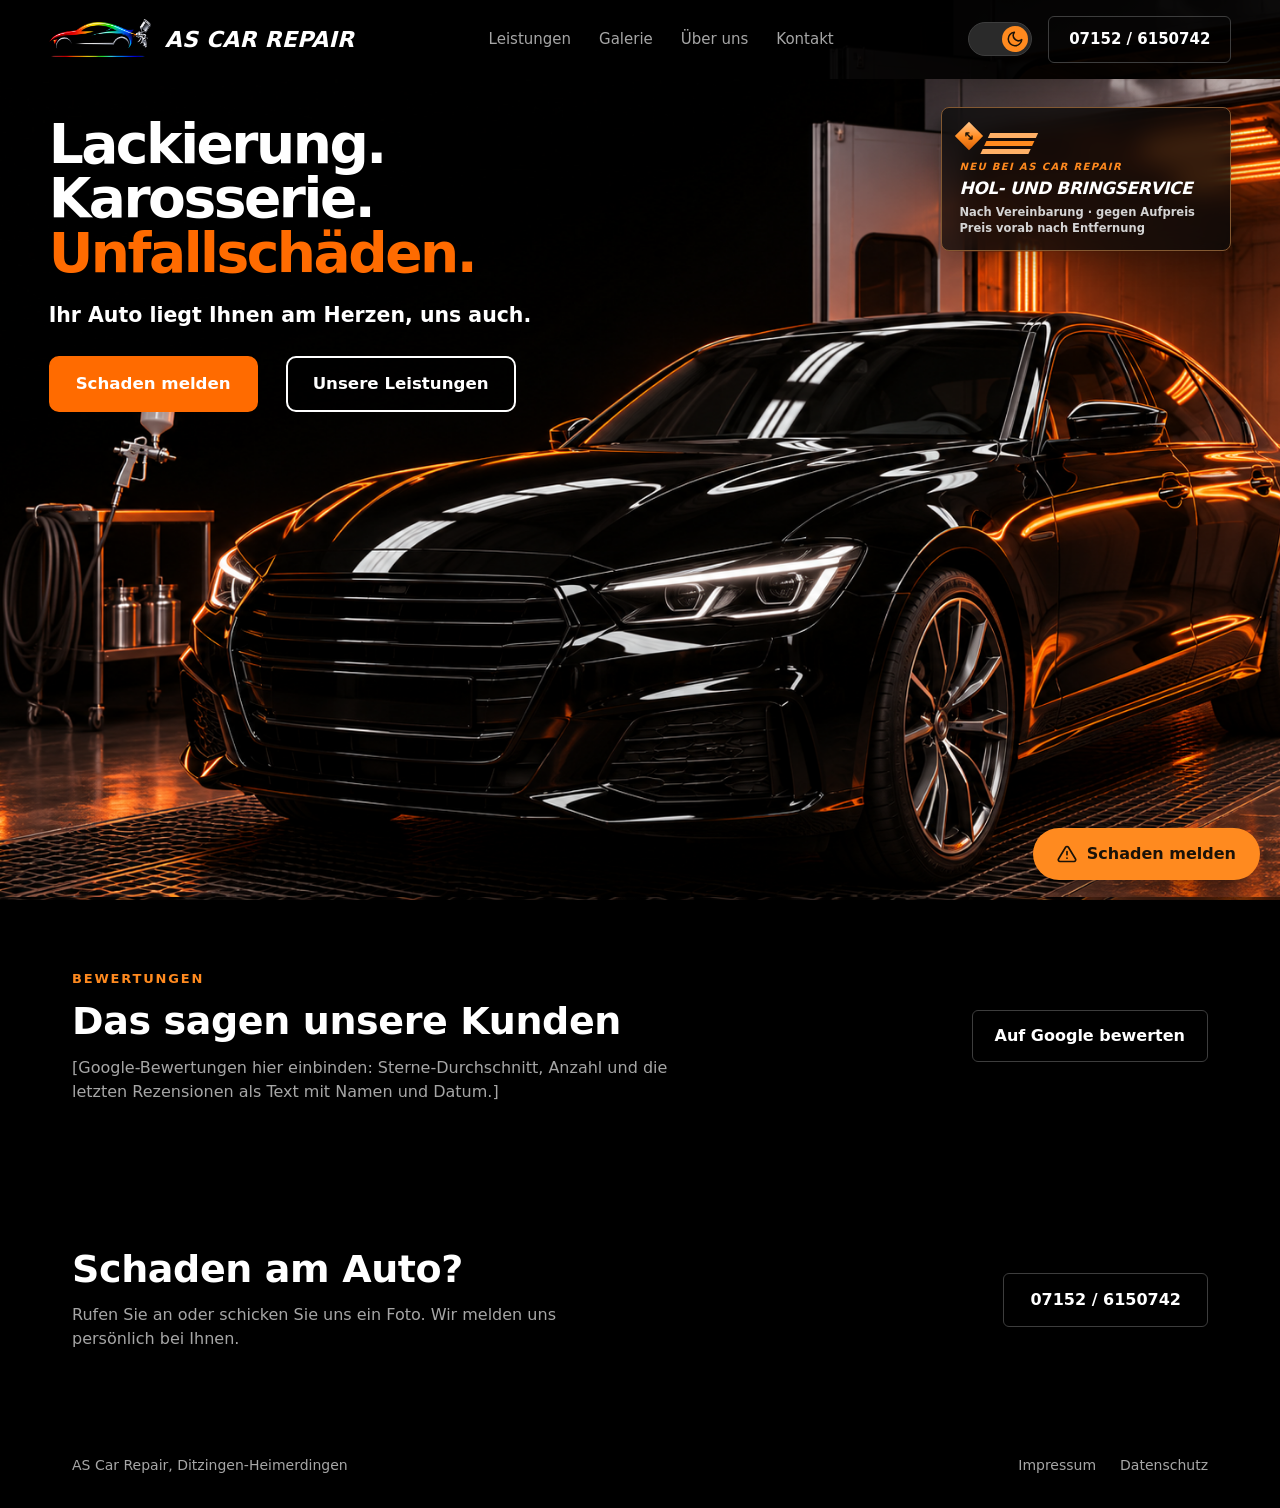
<file: index.html>
<!doctype html>
<html lang="de" data-theme="dark">
<head>
<meta charset="utf-8">
<meta name="viewport" content="width=device-width, initial-scale=1">
<meta http-equiv="Content-Security-Policy" content="default-src 'none'; img-src 'self' data:; style-src 'self' 'unsafe-inline'; script-src 'self'; connect-src 'none'; base-uri 'none'; form-action 'none'">
<title>AS Car Repair Ditzingen-Heimerdingen | Lackierung und Karosserie</title>
<meta name="description" content="Kfz-Werkstatt in Ditzingen-Heimerdingen: Fahrzeuglackierung, Karosserieinstandsetzung, Unfallschäden, Felgenreparatur und Oldtimer-Restauration.">
<!-- Vor dem Livegang auf "index, follow" stellen, sobald alle Platzhalter ersetzt sind -->
<meta name="robots" content="noindex, nofollow">
<link rel="canonical" href="https://gkstgt.github.io/as-car-repair/">
<meta name="theme-color" content="#000000">
<link rel="icon" href="favicon.ico" sizes="any">
<link rel="icon" type="image/png" sizes="32x32" href="assets/favicon-32.png">
<link rel="apple-touch-icon" href="assets/apple-touch-icon.png">
<meta property="og:type" content="website">
<meta property="og:locale" content="de_DE">
<meta property="og:site_name" content="AS Car Repair">
<meta property="og:title" content="AS Car Repair Ditzingen-Heimerdingen | Lackierung und Karosserie">
<meta property="og:description" content="Kfz-Werkstatt in Ditzingen-Heimerdingen: Fahrzeuglackierung, Karosserieinstandsetzung, Unfallschäden, Felgenreparatur und Oldtimer-Restauration.">
<meta property="og:url" content="https://gkstgt.github.io/as-car-repair/">
<meta property="og:image" content="https://gkstgt.github.io/as-car-repair/assets/og-image.png">
<meta property="og:image:width" content="1200">
<meta property="og:image:height" content="630">
<meta property="og:image:alt" content="AS Car Repair: Fahrzeug im Regenbogen-Farbverlauf mit Lackierpistole">
<meta name="twitter:card" content="summary_large_image">
<meta name="twitter:title" content="AS Car Repair Ditzingen-Heimerdingen | Lackierung und Karosserie">
<meta name="twitter:description" content="Kfz-Werkstatt in Ditzingen-Heimerdingen: Fahrzeuglackierung, Karosserieinstandsetzung, Unfallschäden, Felgenreparatur und Oldtimer-Restauration.">
<meta name="twitter:image" content="https://gkstgt.github.io/as-car-repair/assets/og-image.png">
<link rel="stylesheet" href="assets/site.css?v=service-hint-3">
<script src="assets/site.js"></script>

<script type="application/ld+json">
{
 "@context": "https://schema.org",
 "@graph": [
  {
   "@type": "WebSite",
   "@id": "https://gkstgt.github.io/as-car-repair/#website",
   "url": "https://gkstgt.github.io/as-car-repair/",
   "name": "AS Car Repair",
   "inLanguage": "de-DE",
   "publisher": {
    "@id": "https://gkstgt.github.io/as-car-repair/#business"
   }
  },
  {
   "@type": "AutoBodyShop",
   "@id": "https://gkstgt.github.io/as-car-repair/#business",
   "name": "AS Car Repair",
   "url": "https://gkstgt.github.io/as-car-repair/",
   "description": "Kfz-Werkstatt für Fahrzeuglackierung, Karosserieinstandsetzung und Unfallinstandsetzung in Ditzingen-Heimerdingen.",
   "logo": "https://gkstgt.github.io/as-car-repair/assets/logo-symbol.png",
   "image": "https://gkstgt.github.io/as-car-repair/assets/og-image.png",
   "telephone": "+49 7152 6150742",
   "email": "as.car@gmx.de",
   "address": {
    "@type": "PostalAddress",
    "streetAddress": "Otto-Hahn-Straße 2",
    "postalCode": "71254",
    "addressLocality": "Ditzingen",
    "addressRegion": "Baden-Württemberg",
    "addressCountry": "DE"
   },
   "openingHoursSpecification": [
    {
     "@type": "OpeningHoursSpecification",
     "dayOfWeek": [
      "Monday",
      "Tuesday",
      "Wednesday",
      "Thursday",
      "Friday"
     ],
     "opens": "08:00",
     "closes": "17:00"
    }
   ],
   "hasOfferCatalog": {
    "@type": "OfferCatalog",
    "name": "Leistungen",
    "itemListElement": [
     {
      "@type": "Offer",
      "itemOffered": {
       "@type": "Service",
       "name": "Fahrzeuglackierung"
      }
     },
     {
      "@type": "Offer",
      "itemOffered": {
       "@type": "Service",
       "name": "Unfallschäden und Smart Repair"
      }
     },
     {
      "@type": "Offer",
      "itemOffered": {
       "@type": "Service",
       "name": "Karosserieinstandsetzung und Aufbereitung"
      }
     },
     {
      "@type": "Offer",
      "itemOffered": {
       "@type": "Service",
       "name": "Felgenreparatur"
      }
     },
     {
      "@type": "Offer",
      "itemOffered": {
       "@type": "Service",
       "name": "Oldtimer-Restauration"
      }
     }
    ]
   }
  }
 ]
}
</script>
</head>
<body class="interior-body home-body">
<div class="interior-page" style="width:100%;box-sizing:border-box;background:var(--bg);color:var(--fg);font-family:system-ui,-apple-system,'Segoe UI',Roboto,Helvetica,Arial,sans-serif;line-height:1.5;container-type:inline-size">

<!-- Kopfzeile -->
<header style="width:100%;margin:0 auto;padding:16px clamp(24px,3.8vw,64px);box-sizing:border-box;display:flex;flex-wrap:wrap;align-items:center;justify-content:space-between;gap:16px 32px">
<a href="index.html" aria-label="AS Car Repair, Startseite" style="display:flex;align-items:center;gap:14px;flex:0 0 auto">
<img src="assets/logo-symbol.png" alt="" width="102" height="40" style="display:block;height:40px;width:auto">
<span style="font-size:22px;font-weight:800;font-style:italic;letter-spacing:0.01em;color:var(--fg);white-space:nowrap">AS CAR REPAIR</span>
</a>
<nav aria-label="Hauptmenü" style="display:flex;flex-wrap:wrap;gap:8px 28px;font-size:15px;color:var(--muted)">
<a href="leistungen.html">Leistungen</a>
<a href="galerie.html">Galerie</a>
<a href="ueber-uns.html">Über uns</a>
<a href="kontakt.html">Kontakt</a>
</nav>
<div style="display:flex;align-items:center;gap:16px;flex:0 0 auto">
<button type="button" role="switch" id="theme-toggle" aria-checked="true" aria-label="Dunkelmodus" style="position:relative;display:block;flex:0 0 auto;width:64px;height:34px;padding:0;border:1px solid var(--border);border-radius:17px;background:var(--track);cursor:pointer">
<span style="position:absolute;top:3px;left:3px;width:26px;height:26px;border-radius:50%;background:var(--accent);transform:translateX(var(--knobx));transition:transform .55s cubic-bezier(.34,1.5,.5,1),background-color .45s ease;display:block">
<svg viewBox="0 0 24 24" width="18" height="18" fill="none" stroke="#1a1208" stroke-width="2" stroke-linecap="round" stroke-linejoin="round" aria-hidden="true" style="position:absolute;top:4px;left:4px;opacity:var(--sun);transform:rotate(var(--sunrot)) scale(var(--sunscale));transition:opacity .35s ease,transform .55s cubic-bezier(.34,1.3,.5,1)"><circle cx="12" cy="12" r="4"></circle><path d="M12 2v2M12 20v2M4.9 4.9l1.4 1.4M17.7 17.7l1.4 1.4M2 12h2M20 12h2M4.9 19.1l1.4-1.4M17.7 6.3l1.4-1.4"></path></svg>
<svg viewBox="0 0 24 24" width="18" height="18" fill="none" stroke="#1a1208" stroke-width="2" stroke-linecap="round" stroke-linejoin="round" aria-hidden="true" style="position:absolute;top:4px;left:4px;opacity:var(--moon);transform:rotate(var(--moonrot)) scale(var(--moonscale));transition:opacity .35s ease,transform .55s cubic-bezier(.34,1.3,.5,1)"><path d="M21 12.8A9 9 0 1 1 11.2 3a7 7 0 0 0 9.8 9.8z"></path></svg>
</span>
</button>
<a href="tel:+4971526150742" style="display:inline-block;padding:11px 20px;border:1px solid var(--border);border-radius:6px;font-weight:600;font-size:15px;color:var(--fg);white-space:nowrap">07152 / 6150742</a>
</div>
</header>

<main id="inhalt">
<section aria-labelledby="h-oben" id="oben" class="hero">
<div class="hero-content">
<h1 id="h-oben">
<span>Lackierung.</span>
<span>Karosserie.</span>
<span class="hero-accent">Unfallschäden.</span>
</h1>
<p>Ihr Auto liegt Ihnen am Herzen, uns auch.</p>
<div class="hero-actions">
<a class="hero-primary" href="kontakt.html">Schaden melden</a>
<a class="hero-secondary" href="leistungen.html">Unsere Leistungen</a>
</div>
</div>
<aside class="pickup-card" aria-labelledby="h-holbring">
<div class="pickup-mark" aria-hidden="true"><span class="pickup-mark-arrow">↔</span><span class="pickup-mark-stripes"></span></div>
<div class="pickup-eyebrow">NEU BEI AS CAR REPAIR</div>
<h2 id="h-holbring">Hol- und Bringservice</h2>
<p class="pickup-price">Nach Vereinbarung · gegen Aufpreis<br>Preis vorab nach Entfernung</p>
</aside>
</section>
<section aria-labelledby="h-bewertungen" id="bewertungen" style="border-top:1px solid var(--line);background:var(--bg2)">
<div style="max-width:1200px;margin:0 auto;padding:72px 32px;box-sizing:border-box;display:flex;flex-wrap:wrap;align-items:center;justify-content:space-between;gap:24px 40px">
<div style="flex:1 1 380px;min-width:0">
<div style="font-size:13px;font-weight:700;letter-spacing:0.14em;text-transform:uppercase;color:var(--acctext)">Bewertungen</div>
<h2 id="h-bewertungen" style="margin:12px 0 0;font-size:clamp(26px,3.2cqi,38px);line-height:1.15;font-weight:800;letter-spacing:-0.01em;text-wrap:balance">Das sagen unsere Kunden</h2>
<p style="margin:12px 0 0;color:var(--muted);max-width:60ch">[Google-Bewertungen hier einbinden: Sterne-Durchschnitt, Anzahl und die letzten Rezensionen als Text mit Namen und Datum.]</p>
</div>
<a href="kontakt.html" style="flex:0 0 auto;display:inline-block;padding:13px 22px;border:1px solid var(--border);border-radius:6px;font-weight:600;color:var(--fg)">Auf Google bewerten</a>
</div>
</section>
<section aria-labelledby="h-cta" style="border-top:1px solid var(--line)"><div style="max-width:1200px;margin:0 auto;padding:72px 32px;box-sizing:border-box;display:flex;flex-wrap:wrap;align-items:center;justify-content:space-between;gap:24px 40px"><div style="flex:1 1 380px;min-width:0"><h2 id="h-cta" style="margin:0;font-size:clamp(26px,3.2cqi,38px);line-height:1.15;font-weight:800;letter-spacing:-0.01em;text-wrap:balance">Schaden am Auto?</h2><p style="margin:12px 0 0;color:var(--muted);max-width:52ch">Rufen Sie an oder schicken Sie uns ein Foto. Wir melden uns persönlich bei Ihnen.</p></div><div style="display:flex;flex-wrap:wrap;gap:12px"><a href="tel:+4971526150742" style="display:inline-block;padding:14px 26px;border:1px solid var(--border);border-radius:6px;font-weight:600;font-size:16px;color:var(--fg)">07152 / 6150742</a></div></div></section>
</main>

<!-- Fußzeile -->
<footer style="border-top:1px solid var(--line)">
<div style="max-width:1200px;margin:0 auto;padding:32px;box-sizing:border-box;display:flex;flex-wrap:wrap;align-items:center;justify-content:space-between;gap:16px 32px;font-size:14px;color:var(--muted)">
<div>AS Car Repair, Ditzingen-Heimerdingen</div>
<div style="display:flex;flex-wrap:wrap;gap:8px 24px">
<a href="impressum.html">Impressum</a>
<a href="datenschutz.html">Datenschutz</a>
</div>
</div>
</footer>

</div>
<div class="sm-dock">
<a class="sm-call" href="tel:+4971526150742" aria-label="Anrufen: 07152 6150742"><svg viewBox="0 0 24 24" width="20" height="20" fill="none" stroke="currentColor" stroke-width="2" stroke-linecap="round" stroke-linejoin="round" aria-hidden="true"><path d="M22 16.9v3a2 2 0 0 1-2.2 2 19.8 19.8 0 0 1-8.6-3.1 19.5 19.5 0 0 1-6-6A19.8 19.8 0 0 1 2.1 4.2 2 2 0 0 1 4.1 2h3a2 2 0 0 1 2 1.7c.1 1 .4 1.9.7 2.8a2 2 0 0 1-.5 2.1L8.1 9.9a16 16 0 0 0 6 6l1.3-1.3a2 2 0 0 1 2.1-.4c.9.3 1.8.6 2.8.7a2 2 0 0 1 1.7 2z"/></svg><span>Anrufen</span></a>
<a class="sm-btn" href="kontakt.html"><svg viewBox="0 0 24 24" width="20" height="20" fill="none" stroke="currentColor" stroke-width="2" stroke-linecap="round" stroke-linejoin="round" aria-hidden="true"><path d="M10.3 3.9 1.8 18a2 2 0 0 0 1.7 3h17a2 2 0 0 0 1.7-3L13.7 3.9a2 2 0 0 0-3.4 0z"/><path d="M12 9v4M12 17h.01"/></svg><span>Schaden melden</span></a>
</div>
</body>
</html>
</file>
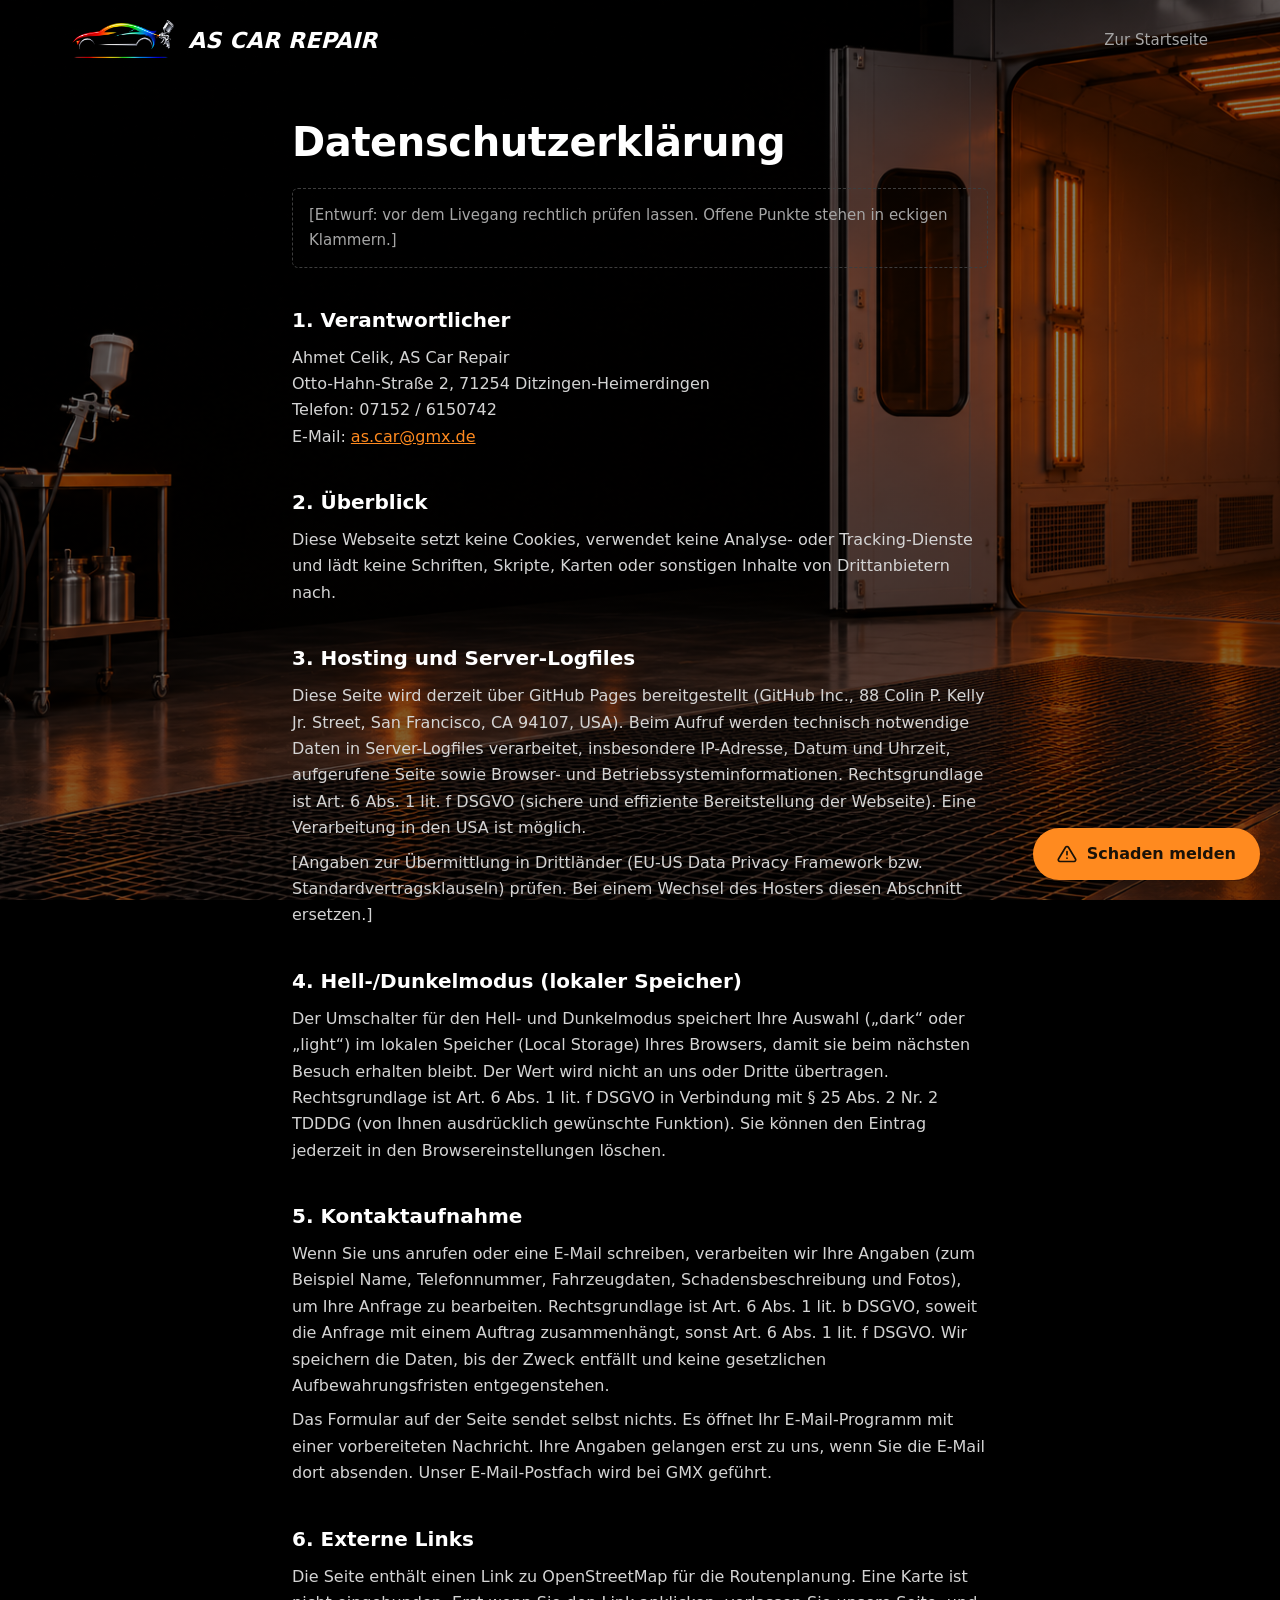
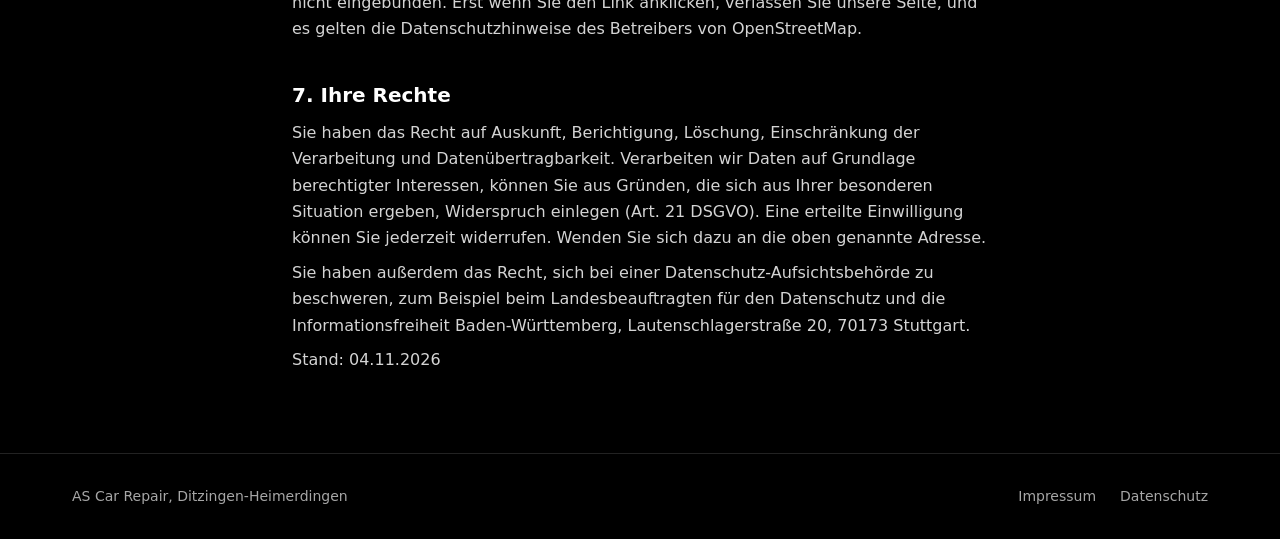
<file: datenschutz.html>
<!doctype html>
<html lang="de" data-theme="dark">
<head>
<meta charset="utf-8">
<meta name="viewport" content="width=device-width, initial-scale=1">
<meta http-equiv="Content-Security-Policy" content="default-src 'none'; img-src 'self' data:; style-src 'self' 'unsafe-inline'; script-src 'self'; connect-src 'none'; base-uri 'none'; form-action 'none'">
<title>Datenschutzerklärung | AS Car Repair</title>
<meta name="description" content="Datenschutzerklärung von AS Car Repair: keine Cookies, kein Tracking, keine Inhalte von Drittanbietern.">
<!-- Vor dem Livegang auf "index, follow" stellen, sobald alle Platzhalter ersetzt sind -->
<meta name="robots" content="noindex, nofollow">
<link rel="canonical" href="https://gkstgt.github.io/as-car-repair/datenschutz.html">
<meta name="theme-color" content="#000000">
<link rel="icon" href="favicon.ico" sizes="any">
<link rel="icon" type="image/png" sizes="32x32" href="assets/favicon-32.png">
<link rel="apple-touch-icon" href="assets/apple-touch-icon.png">
<meta property="og:type" content="website">
<meta property="og:locale" content="de_DE">
<meta property="og:site_name" content="AS Car Repair">
<meta property="og:title" content="Datenschutzerklärung | AS Car Repair">
<meta property="og:description" content="Datenschutzerklärung von AS Car Repair: keine Cookies, kein Tracking, keine Inhalte von Drittanbietern.">
<meta property="og:url" content="https://gkstgt.github.io/as-car-repair/datenschutz.html">
<meta property="og:image" content="https://gkstgt.github.io/as-car-repair/assets/og-image.png">
<meta property="og:image:width" content="1200">
<meta property="og:image:height" content="630">
<meta property="og:image:alt" content="AS Car Repair: Fahrzeug im Regenbogen-Farbverlauf mit Lackierpistole">
<meta name="twitter:card" content="summary_large_image">
<meta name="twitter:title" content="Datenschutzerklärung | AS Car Repair">
<meta name="twitter:description" content="Datenschutzerklärung von AS Car Repair: keine Cookies, kein Tracking, keine Inhalte von Drittanbietern.">
<meta name="twitter:image" content="https://gkstgt.github.io/as-car-repair/assets/og-image.png">
<link rel="stylesheet" href="assets/site.css?v=workshop-background-1">
<script src="assets/site.js"></script>
</head>
<body class="interior-body">
<div class="interior-page" style="width:100%;box-sizing:border-box;background:var(--bg);color:var(--fg);font-family:system-ui,-apple-system,'Segoe UI',Roboto,Helvetica,Arial,sans-serif;line-height:1.5;container-type:inline-size">
<header style="max-width:1200px;margin:0 auto;padding:20px 32px;box-sizing:border-box;display:flex;flex-wrap:wrap;align-items:center;justify-content:space-between;gap:16px 32px">
<a href="./" aria-label="AS Car Repair, zur Startseite" style="display:flex;align-items:center;gap:14px">
<img src="assets/logo-symbol.png" alt="" width="102" height="40" style="display:block;height:40px;width:auto">
<span style="font-size:22px;font-weight:800;font-style:italic;letter-spacing:0.01em;color:var(--fg);white-space:nowrap">AS CAR REPAIR</span>
</a>
<a href="./" style="color:var(--muted);font-size:15px">Zur Startseite</a>
</header>
<main class="legal">
<h1>Datenschutzerklärung</h1>
<p class="note">[Entwurf: vor dem Livegang rechtlich prüfen lassen. Offene Punkte stehen in eckigen Klammern.]</p>
<h2>1. Verantwortlicher</h2>
<p>Ahmet Celik, AS Car Repair<br>Otto-Hahn-Straße 2, 71254 Ditzingen-Heimerdingen<br>Telefon: 07152 / 6150742<br>E-Mail: <a href="mailto:as.car@gmx.de">as.car@gmx.de</a></p>
<h2>2. Überblick</h2>
<p>Diese Webseite setzt keine Cookies, verwendet keine Analyse- oder Tracking-Dienste und lädt keine Schriften, Skripte, Karten oder sonstigen Inhalte von Drittanbietern nach.</p>
<h2>3. Hosting und Server-Logfiles</h2>
<p>Diese Seite wird derzeit über GitHub Pages bereitgestellt (GitHub Inc., 88 Colin P. Kelly Jr. Street, San Francisco, CA 94107, USA). Beim Aufruf werden technisch notwendige Daten in Server-Logfiles verarbeitet, insbesondere IP-Adresse, Datum und Uhrzeit, aufgerufene Seite sowie Browser- und Betriebssysteminformationen. Rechtsgrundlage ist Art. 6 Abs. 1 lit. f DSGVO (sichere und effiziente Bereitstellung der Webseite). Eine Verarbeitung in den USA ist möglich.</p>
<p>[Angaben zur Übermittlung in Drittländer (EU-US Data Privacy Framework bzw. Standardvertragsklauseln) prüfen. Bei einem Wechsel des Hosters diesen Abschnitt ersetzen.]</p>
<h2>4. Hell-/Dunkelmodus (lokaler Speicher)</h2>
<p>Der Umschalter für den Hell- und Dunkelmodus speichert Ihre Auswahl („dark“ oder „light“) im lokalen Speicher (Local Storage) Ihres Browsers, damit sie beim nächsten Besuch erhalten bleibt. Der Wert wird nicht an uns oder Dritte übertragen. Rechtsgrundlage ist Art. 6 Abs. 1 lit. f DSGVO in Verbindung mit § 25 Abs. 2 Nr. 2 TDDDG (von Ihnen ausdrücklich gewünschte Funktion). Sie können den Eintrag jederzeit in den Browsereinstellungen löschen.</p>
<h2>5. Kontaktaufnahme</h2>
<p>Wenn Sie uns anrufen oder eine E-Mail schreiben, verarbeiten wir Ihre Angaben (zum Beispiel Name, Telefonnummer, Fahrzeugdaten, Schadensbeschreibung und Fotos), um Ihre Anfrage zu bearbeiten. Rechtsgrundlage ist Art. 6 Abs. 1 lit. b DSGVO, soweit die Anfrage mit einem Auftrag zusammenhängt, sonst Art. 6 Abs. 1 lit. f DSGVO. Wir speichern die Daten, bis der Zweck entfällt und keine gesetzlichen Aufbewahrungsfristen entgegenstehen.</p>
<p>Das Formular auf der Seite sendet selbst nichts. Es öffnet Ihr E-Mail-Programm mit einer vorbereiteten Nachricht. Ihre Angaben gelangen erst zu uns, wenn Sie die E-Mail dort absenden. Unser E-Mail-Postfach wird bei GMX geführt.</p>
<h2>6. Externe Links</h2>
<p>Die Seite enthält einen Link zu OpenStreetMap für die Routenplanung. Eine Karte ist nicht eingebunden. Erst wenn Sie den Link anklicken, verlassen Sie unsere Seite, und es gelten die Datenschutzhinweise des Betreibers von OpenStreetMap.</p>
<h2>7. Ihre Rechte</h2>
<p>Sie haben das Recht auf Auskunft, Berichtigung, Löschung, Einschränkung der Verarbeitung und Datenübertragbarkeit. Verarbeiten wir Daten auf Grundlage berechtigter Interessen, können Sie aus Gründen, die sich aus Ihrer besonderen Situation ergeben, Widerspruch einlegen (Art. 21 DSGVO). Eine erteilte Einwilligung können Sie jederzeit widerrufen. Wenden Sie sich dazu an die oben genannte Adresse.</p>
<p>Sie haben außerdem das Recht, sich bei einer Datenschutz-Aufsichtsbehörde zu beschweren, zum Beispiel beim Landesbeauftragten für den Datenschutz und die Informationsfreiheit Baden-Württemberg, Lautenschlagerstraße 20, 70173 Stuttgart.</p>
<p>Stand: 04.11.2026</p>
</main>
<footer style="border-top:1px solid var(--line)">
<div style="max-width:1200px;margin:0 auto;padding:32px;box-sizing:border-box;display:flex;flex-wrap:wrap;align-items:center;justify-content:space-between;gap:16px 32px;font-size:14px;color:var(--muted)">
<div>AS Car Repair, Ditzingen-Heimerdingen</div>
<div style="display:flex;flex-wrap:wrap;gap:8px 24px">
<a href="impressum.html">Impressum</a>
<a href="datenschutz.html">Datenschutz</a>
</div>
</div>
</footer>
</div>
<div class="sm-dock">
<a class="sm-call" href="tel:+4971526150742" aria-label="Anrufen: 07152 6150742"><svg viewBox="0 0 24 24" width="20" height="20" fill="none" stroke="currentColor" stroke-width="2" stroke-linecap="round" stroke-linejoin="round" aria-hidden="true"><path d="M22 16.9v3a2 2 0 0 1-2.2 2 19.8 19.8 0 0 1-8.6-3.1 19.5 19.5 0 0 1-6-6A19.8 19.8 0 0 1 2.1 4.2 2 2 0 0 1 4.1 2h3a2 2 0 0 1 2 1.7c.1 1 .4 1.9.7 2.8a2 2 0 0 1-.5 2.1L8.1 9.9a16 16 0 0 0 6 6l1.3-1.3a2 2 0 0 1 2.1-.4c.9.3 1.8.6 2.8.7a2 2 0 0 1 1.7 2z"/></svg><span>Anrufen</span></a>
<a class="sm-btn" href="kontakt.html"><svg viewBox="0 0 24 24" width="20" height="20" fill="none" stroke="currentColor" stroke-width="2" stroke-linecap="round" stroke-linejoin="round" aria-hidden="true"><path d="M10.3 3.9 1.8 18a2 2 0 0 0 1.7 3h17a2 2 0 0 0 1.7-3L13.7 3.9a2 2 0 0 0-3.4 0z"/><path d="M12 9v4M12 17h.01"/></svg><span>Schaden melden</span></a>
</div>
</body>
</html>
</file>
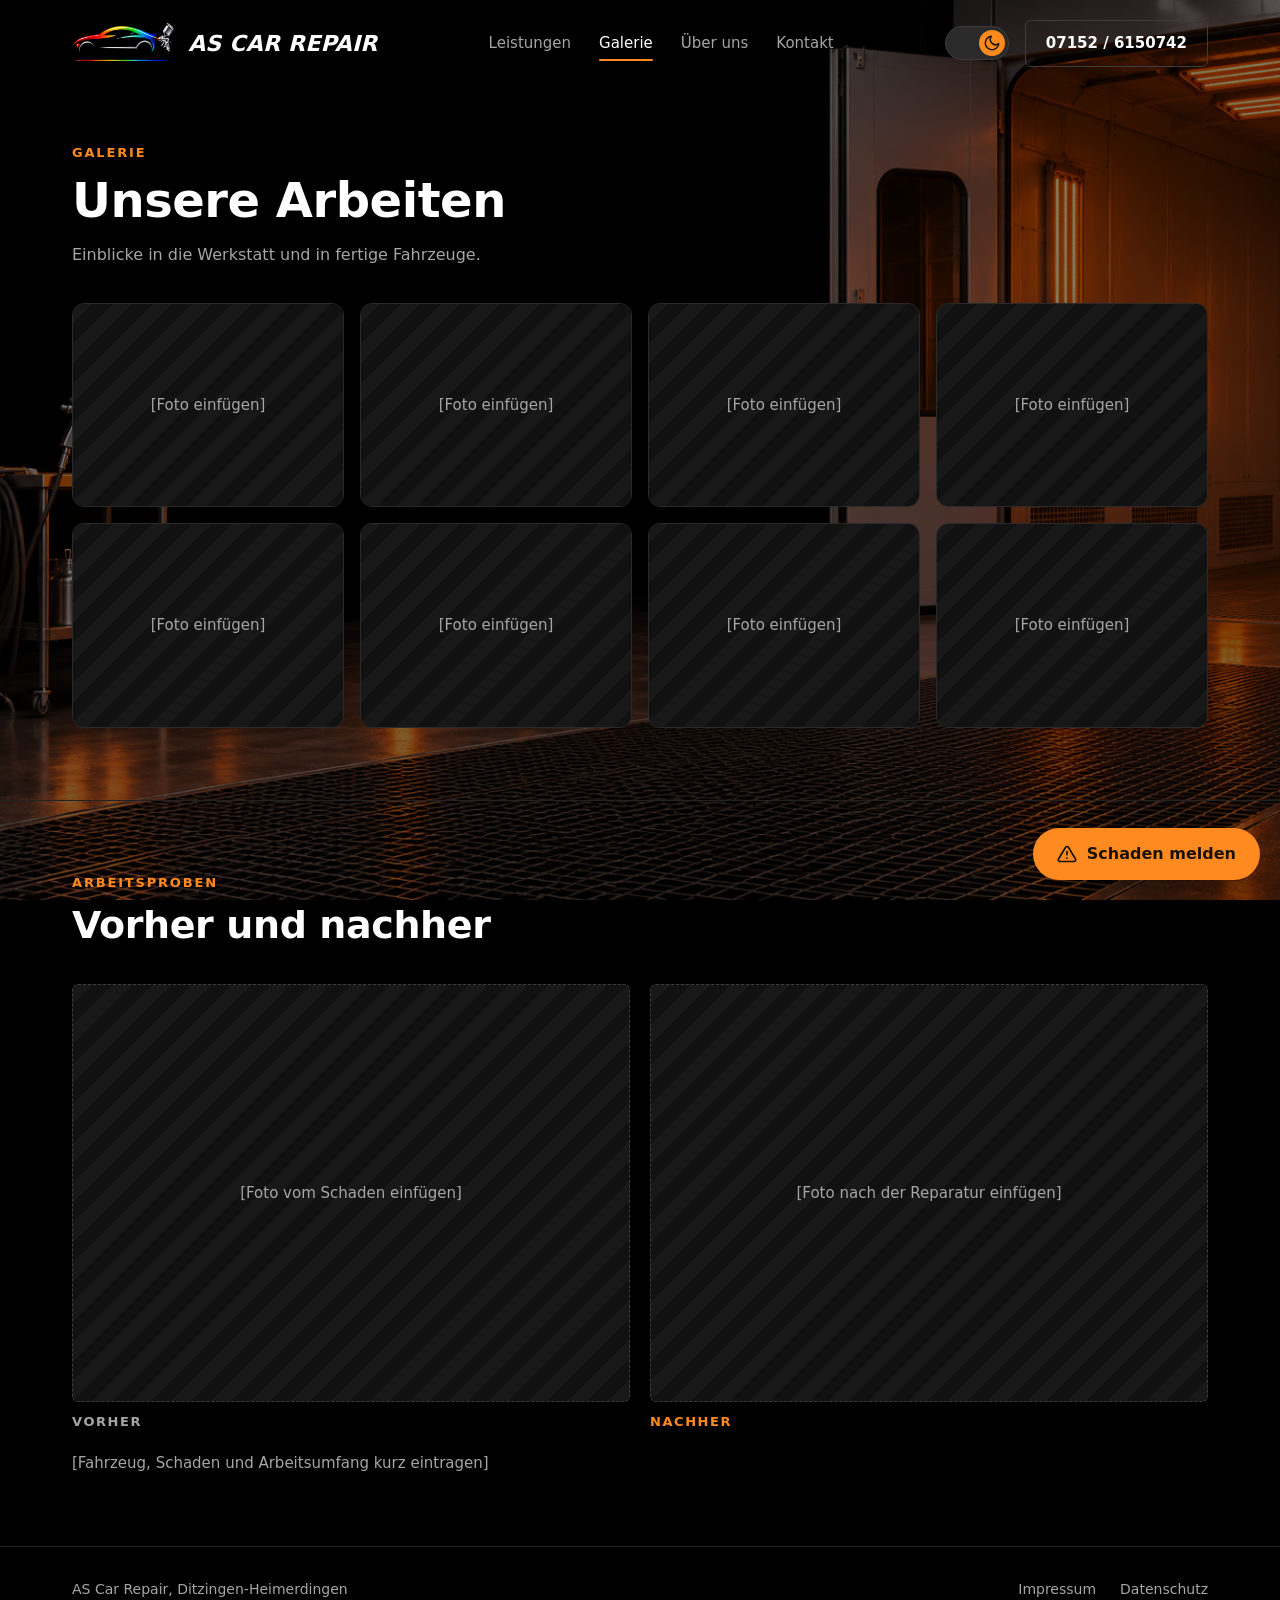
<file: galerie.html>
<!doctype html>
<html lang="de" data-theme="dark">
<head>
<meta charset="utf-8">
<meta name="viewport" content="width=device-width, initial-scale=1">
<meta http-equiv="Content-Security-Policy" content="default-src 'none'; img-src 'self' data:; style-src 'self' 'unsafe-inline'; script-src 'self'; connect-src 'none'; base-uri 'none'; form-action 'none'">
<title>Galerie | AS Car Repair Ditzingen-Heimerdingen</title>
<meta name="description" content="Fotos aus der Werkstatt und fertige Arbeiten von AS Car Repair in Ditzingen-Heimerdingen, dazu Vorher-nachher-Vergleiche.">
<!-- Vor dem Livegang auf "index, follow" stellen, sobald alle Platzhalter ersetzt sind -->
<meta name="robots" content="noindex, nofollow">
<link rel="canonical" href="https://gkstgt.github.io/as-car-repair/galerie.html">
<meta name="theme-color" content="#000000">
<link rel="icon" href="favicon.ico" sizes="any">
<link rel="icon" type="image/png" sizes="32x32" href="assets/favicon-32.png">
<link rel="apple-touch-icon" href="assets/apple-touch-icon.png">
<meta property="og:type" content="website">
<meta property="og:locale" content="de_DE">
<meta property="og:site_name" content="AS Car Repair">
<meta property="og:title" content="Galerie | AS Car Repair Ditzingen-Heimerdingen">
<meta property="og:description" content="Fotos aus der Werkstatt und fertige Arbeiten von AS Car Repair in Ditzingen-Heimerdingen, dazu Vorher-nachher-Vergleiche.">
<meta property="og:url" content="https://gkstgt.github.io/as-car-repair/galerie.html">
<meta property="og:image" content="https://gkstgt.github.io/as-car-repair/assets/og-image.png">
<meta property="og:image:width" content="1200">
<meta property="og:image:height" content="630">
<meta property="og:image:alt" content="AS Car Repair: Fahrzeug im Regenbogen-Farbverlauf mit Lackierpistole">
<meta name="twitter:card" content="summary_large_image">
<meta name="twitter:title" content="Galerie | AS Car Repair Ditzingen-Heimerdingen">
<meta name="twitter:description" content="Fotos aus der Werkstatt und fertige Arbeiten von AS Car Repair in Ditzingen-Heimerdingen, dazu Vorher-nachher-Vergleiche.">
<meta name="twitter:image" content="https://gkstgt.github.io/as-car-repair/assets/og-image.png">
<link rel="stylesheet" href="assets/site.css?v=workshop-background-1">
<script src="assets/site.js"></script>

</head>
<body class="interior-body">
<div class="interior-page" style="width:100%;box-sizing:border-box;background:var(--bg);color:var(--fg);font-family:system-ui,-apple-system,'Segoe UI',Roboto,Helvetica,Arial,sans-serif;line-height:1.5;container-type:inline-size">

<!-- Kopfzeile -->
<header style="max-width:1200px;margin:0 auto;padding:20px 32px;box-sizing:border-box;display:flex;flex-wrap:wrap;align-items:center;justify-content:space-between;gap:16px 32px">
<a href="index.html" aria-label="AS Car Repair, Startseite" style="display:flex;align-items:center;gap:14px;flex:0 0 auto">
<img src="assets/logo-symbol.png" alt="" width="102" height="40" style="display:block;height:40px;width:auto">
<span style="font-size:22px;font-weight:800;font-style:italic;letter-spacing:0.01em;color:var(--fg);white-space:nowrap">AS CAR REPAIR</span>
</a>
<nav aria-label="Hauptmenü" style="display:flex;flex-wrap:wrap;gap:8px 28px;font-size:15px;color:var(--muted)">
<a href="leistungen.html">Leistungen</a>
<a href="galerie.html" aria-current="page">Galerie</a>
<a href="ueber-uns.html">Über uns</a>
<a href="kontakt.html">Kontakt</a>
</nav>
<div style="display:flex;align-items:center;gap:16px;flex:0 0 auto">
<button type="button" role="switch" id="theme-toggle" aria-checked="true" aria-label="Dunkelmodus" style="position:relative;display:block;flex:0 0 auto;width:64px;height:34px;padding:0;border:1px solid var(--border);border-radius:17px;background:var(--track);cursor:pointer">
<span style="position:absolute;top:3px;left:3px;width:26px;height:26px;border-radius:50%;background:var(--accent);transform:translateX(var(--knobx));transition:transform .55s cubic-bezier(.34,1.5,.5,1),background-color .45s ease;display:block">
<svg viewBox="0 0 24 24" width="18" height="18" fill="none" stroke="#1a1208" stroke-width="2" stroke-linecap="round" stroke-linejoin="round" aria-hidden="true" style="position:absolute;top:4px;left:4px;opacity:var(--sun);transform:rotate(var(--sunrot)) scale(var(--sunscale));transition:opacity .35s ease,transform .55s cubic-bezier(.34,1.3,.5,1)"><circle cx="12" cy="12" r="4"></circle><path d="M12 2v2M12 20v2M4.9 4.9l1.4 1.4M17.7 17.7l1.4 1.4M2 12h2M20 12h2M4.9 19.1l1.4-1.4M17.7 6.3l1.4-1.4"></path></svg>
<svg viewBox="0 0 24 24" width="18" height="18" fill="none" stroke="#1a1208" stroke-width="2" stroke-linecap="round" stroke-linejoin="round" aria-hidden="true" style="position:absolute;top:4px;left:4px;opacity:var(--moon);transform:rotate(var(--moonrot)) scale(var(--moonscale));transition:opacity .35s ease,transform .55s cubic-bezier(.34,1.3,.5,1)"><path d="M21 12.8A9 9 0 1 1 11.2 3a7 7 0 0 0 9.8 9.8z"></path></svg>
</span>
</button>
<a href="tel:+4971526150742" style="display:inline-block;padding:11px 20px;border:1px solid var(--border);border-radius:6px;font-weight:600;font-size:15px;color:var(--fg);white-space:nowrap">07152 / 6150742</a>
</div>
</header>

<main id="inhalt">
<section aria-labelledby="h-galerie"><div style="max-width:1200px;margin:0 auto;padding:56px 32px 72px;box-sizing:border-box"><div style="font-size:13px;font-weight:700;letter-spacing:0.14em;text-transform:uppercase;color:var(--acctext)">Galerie</div><h1 id="h-galerie" style="margin:12px 0 0;font-size:clamp(30px,4.2cqi,48px);line-height:1.1;font-weight:800;letter-spacing:-0.01em;text-wrap:balance">Unsere Arbeiten</h1><p style="margin:16px 0 0;color:var(--muted);max-width:56ch">Einblicke in die Werkstatt und in fertige Fahrzeuge.</p><div class="gal"><figure class="gal-item"><div class="gal-ph">[Foto einfügen]</div></figure><figure class="gal-item"><div class="gal-ph">[Foto einfügen]</div></figure><figure class="gal-item"><div class="gal-ph">[Foto einfügen]</div></figure><figure class="gal-item"><div class="gal-ph">[Foto einfügen]</div></figure><figure class="gal-item"><div class="gal-ph">[Foto einfügen]</div></figure><figure class="gal-item"><div class="gal-ph">[Foto einfügen]</div></figure><figure class="gal-item"><div class="gal-ph">[Foto einfügen]</div></figure><figure class="gal-item"><div class="gal-ph">[Foto einfügen]</div></figure></div></div></section>
<section aria-labelledby="h-arbeitsproben" id="arbeitsproben" style="border-top:1px solid var(--line);background:var(--bg2)">
<div style="max-width:1200px;margin:0 auto;padding:72px 32px;box-sizing:border-box">
<div style="font-size:13px;font-weight:700;letter-spacing:0.14em;text-transform:uppercase;color:var(--acctext)">Arbeitsproben</div>
<h2 id="h-arbeitsproben" style="margin:12px 0 0;font-size:clamp(26px,3.2cqi,38px);line-height:1.15;font-weight:800;letter-spacing:-0.01em;text-wrap:balance">Vorher und nachher</h2>
<div style="margin-top:36px;display:flex;flex-wrap:wrap;gap:20px">
<figure style="margin:0;flex:1 1 340px;min-width:0">
<div style="position:relative;aspect-ratio:4/3;max-width:100%;border:1px dashed var(--border);border-radius:6px;background:repeating-linear-gradient(135deg,var(--hatch1) 0 14px,var(--hatch2) 14px 28px);display:flex;align-items:center;justify-content:center;text-align:center;padding:24px;box-sizing:border-box;color:var(--muted);font-size:15px">[Foto vom Schaden einfügen]</div>
<figcaption style="margin-top:10px;font-size:13px;font-weight:700;letter-spacing:0.12em;text-transform:uppercase;color:var(--muted)">Vorher</figcaption>
</figure>
<figure style="margin:0;flex:1 1 340px;min-width:0">
<div style="position:relative;aspect-ratio:4/3;max-width:100%;border:1px dashed var(--border);border-radius:6px;background:repeating-linear-gradient(135deg,var(--hatch1) 0 14px,var(--hatch2) 14px 28px);display:flex;align-items:center;justify-content:center;text-align:center;padding:24px;box-sizing:border-box;color:var(--muted);font-size:15px">[Foto nach der Reparatur einfügen]</div>
<figcaption style="margin-top:10px;font-size:13px;font-weight:700;letter-spacing:0.12em;text-transform:uppercase;color:var(--acctext)">Nachher</figcaption>
</figure>
</div>
<p style="margin:20px 0 0;color:var(--muted);font-size:15px">[Fahrzeug, Schaden und Arbeitsumfang kurz eintragen]</p>
</div>
</section>
</main>

<!-- Fußzeile -->
<footer style="border-top:1px solid var(--line)">
<div style="max-width:1200px;margin:0 auto;padding:32px;box-sizing:border-box;display:flex;flex-wrap:wrap;align-items:center;justify-content:space-between;gap:16px 32px;font-size:14px;color:var(--muted)">
<div>AS Car Repair, Ditzingen-Heimerdingen</div>
<div style="display:flex;flex-wrap:wrap;gap:8px 24px">
<a href="impressum.html">Impressum</a>
<a href="datenschutz.html">Datenschutz</a>
</div>
</div>
</footer>

</div>
<div class="sm-dock">
<a class="sm-call" href="tel:+4971526150742" aria-label="Anrufen: 07152 6150742"><svg viewBox="0 0 24 24" width="20" height="20" fill="none" stroke="currentColor" stroke-width="2" stroke-linecap="round" stroke-linejoin="round" aria-hidden="true"><path d="M22 16.9v3a2 2 0 0 1-2.2 2 19.8 19.8 0 0 1-8.6-3.1 19.5 19.5 0 0 1-6-6A19.8 19.8 0 0 1 2.1 4.2 2 2 0 0 1 4.1 2h3a2 2 0 0 1 2 1.7c.1 1 .4 1.9.7 2.8a2 2 0 0 1-.5 2.1L8.1 9.9a16 16 0 0 0 6 6l1.3-1.3a2 2 0 0 1 2.1-.4c.9.3 1.8.6 2.8.7a2 2 0 0 1 1.7 2z"/></svg><span>Anrufen</span></a>
<a class="sm-btn" href="kontakt.html"><svg viewBox="0 0 24 24" width="20" height="20" fill="none" stroke="currentColor" stroke-width="2" stroke-linecap="round" stroke-linejoin="round" aria-hidden="true"><path d="M10.3 3.9 1.8 18a2 2 0 0 0 1.7 3h17a2 2 0 0 0 1.7-3L13.7 3.9a2 2 0 0 0-3.4 0z"/><path d="M12 9v4M12 17h.01"/></svg><span>Schaden melden</span></a>
</div>
</body>
</html>
</file>
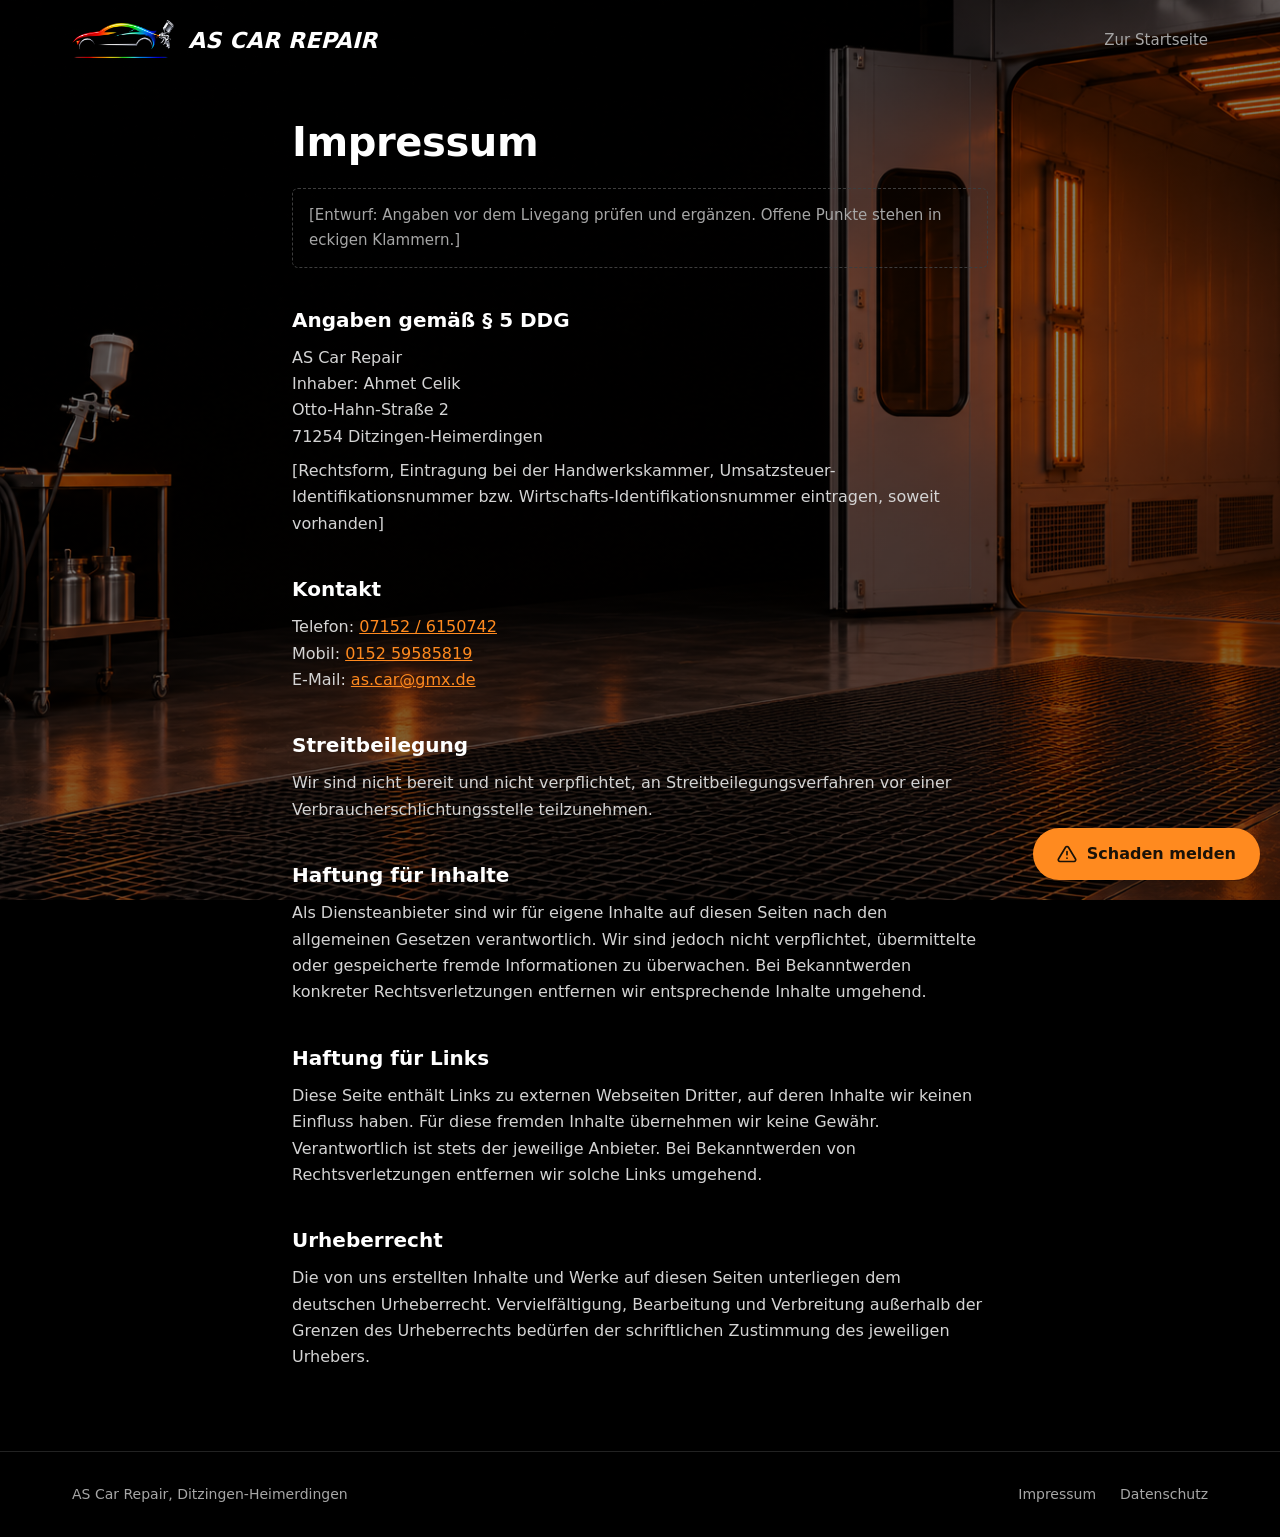
<file: impressum.html>
<!doctype html>
<html lang="de" data-theme="dark">
<head>
<meta charset="utf-8">
<meta name="viewport" content="width=device-width, initial-scale=1">
<meta http-equiv="Content-Security-Policy" content="default-src 'none'; img-src 'self' data:; style-src 'self' 'unsafe-inline'; script-src 'self'; connect-src 'none'; base-uri 'none'; form-action 'none'">
<title>Impressum | AS Car Repair</title>
<meta name="description" content="Impressum von AS Car Repair, Otto-Hahn-Straße 2, 71254 Ditzingen-Heimerdingen.">
<!-- Vor dem Livegang auf "index, follow" stellen, sobald alle Platzhalter ersetzt sind -->
<meta name="robots" content="noindex, nofollow">
<link rel="canonical" href="https://gkstgt.github.io/as-car-repair/impressum.html">
<meta name="theme-color" content="#000000">
<link rel="icon" href="favicon.ico" sizes="any">
<link rel="icon" type="image/png" sizes="32x32" href="assets/favicon-32.png">
<link rel="apple-touch-icon" href="assets/apple-touch-icon.png">
<meta property="og:type" content="website">
<meta property="og:locale" content="de_DE">
<meta property="og:site_name" content="AS Car Repair">
<meta property="og:title" content="Impressum | AS Car Repair">
<meta property="og:description" content="Impressum von AS Car Repair, Otto-Hahn-Straße 2, 71254 Ditzingen-Heimerdingen.">
<meta property="og:url" content="https://gkstgt.github.io/as-car-repair/impressum.html">
<meta property="og:image" content="https://gkstgt.github.io/as-car-repair/assets/og-image.png">
<meta property="og:image:width" content="1200">
<meta property="og:image:height" content="630">
<meta property="og:image:alt" content="AS Car Repair: Fahrzeug im Regenbogen-Farbverlauf mit Lackierpistole">
<meta name="twitter:card" content="summary_large_image">
<meta name="twitter:title" content="Impressum | AS Car Repair">
<meta name="twitter:description" content="Impressum von AS Car Repair, Otto-Hahn-Straße 2, 71254 Ditzingen-Heimerdingen.">
<meta name="twitter:image" content="https://gkstgt.github.io/as-car-repair/assets/og-image.png">
<link rel="stylesheet" href="assets/site.css?v=workshop-background-1">
<script src="assets/site.js"></script>
</head>
<body class="interior-body">
<div class="interior-page" style="width:100%;box-sizing:border-box;background:var(--bg);color:var(--fg);font-family:system-ui,-apple-system,'Segoe UI',Roboto,Helvetica,Arial,sans-serif;line-height:1.5;container-type:inline-size">
<header style="max-width:1200px;margin:0 auto;padding:20px 32px;box-sizing:border-box;display:flex;flex-wrap:wrap;align-items:center;justify-content:space-between;gap:16px 32px">
<a href="./" aria-label="AS Car Repair, zur Startseite" style="display:flex;align-items:center;gap:14px">
<img src="assets/logo-symbol.png" alt="" width="102" height="40" style="display:block;height:40px;width:auto">
<span style="font-size:22px;font-weight:800;font-style:italic;letter-spacing:0.01em;color:var(--fg);white-space:nowrap">AS CAR REPAIR</span>
</a>
<a href="./" style="color:var(--muted);font-size:15px">Zur Startseite</a>
</header>
<main class="legal">
<h1>Impressum</h1>
<p class="note">[Entwurf: Angaben vor dem Livegang prüfen und ergänzen. Offene Punkte stehen in eckigen Klammern.]</p>
<h2>Angaben gemäß § 5 DDG</h2>
<p>AS Car Repair<br>Inhaber: Ahmet Celik<br>Otto-Hahn-Straße 2<br>71254 Ditzingen-Heimerdingen</p>
<p>[Rechtsform, Eintragung bei der Handwerkskammer, Umsatzsteuer-Identifikationsnummer bzw. Wirtschafts-Identifikationsnummer eintragen, soweit vorhanden]</p>
<h2>Kontakt</h2>
<p>Telefon: <a href="tel:+4971526150742">07152 / 6150742</a><br>Mobil: <a href="tel:+4915259585819">0152 59585819</a><br>E-Mail: <a href="mailto:as.car@gmx.de">as.car@gmx.de</a></p>
<h2>Streitbeilegung</h2>
<p>Wir sind nicht bereit und nicht verpflichtet, an Streitbeilegungsverfahren vor einer Verbraucherschlichtungsstelle teilzunehmen.</p>
<h2>Haftung für Inhalte</h2>
<p>Als Diensteanbieter sind wir für eigene Inhalte auf diesen Seiten nach den allgemeinen Gesetzen verantwortlich. Wir sind jedoch nicht verpflichtet, übermittelte oder gespeicherte fremde Informationen zu überwachen. Bei Bekanntwerden konkreter Rechtsverletzungen entfernen wir entsprechende Inhalte umgehend.</p>
<h2>Haftung für Links</h2>
<p>Diese Seite enthält Links zu externen Webseiten Dritter, auf deren Inhalte wir keinen Einfluss haben. Für diese fremden Inhalte übernehmen wir keine Gewähr. Verantwortlich ist stets der jeweilige Anbieter. Bei Bekanntwerden von Rechtsverletzungen entfernen wir solche Links umgehend.</p>
<h2>Urheberrecht</h2>
<p>Die von uns erstellten Inhalte und Werke auf diesen Seiten unterliegen dem deutschen Urheberrecht. Vervielfältigung, Bearbeitung und Verbreitung außerhalb der Grenzen des Urheberrechts bedürfen der schriftlichen Zustimmung des jeweiligen Urhebers.</p>
</main>
<footer style="border-top:1px solid var(--line)">
<div style="max-width:1200px;margin:0 auto;padding:32px;box-sizing:border-box;display:flex;flex-wrap:wrap;align-items:center;justify-content:space-between;gap:16px 32px;font-size:14px;color:var(--muted)">
<div>AS Car Repair, Ditzingen-Heimerdingen</div>
<div style="display:flex;flex-wrap:wrap;gap:8px 24px">
<a href="impressum.html">Impressum</a>
<a href="datenschutz.html">Datenschutz</a>
</div>
</div>
</footer>
</div>
<div class="sm-dock">
<a class="sm-call" href="tel:+4971526150742" aria-label="Anrufen: 07152 6150742"><svg viewBox="0 0 24 24" width="20" height="20" fill="none" stroke="currentColor" stroke-width="2" stroke-linecap="round" stroke-linejoin="round" aria-hidden="true"><path d="M22 16.9v3a2 2 0 0 1-2.2 2 19.8 19.8 0 0 1-8.6-3.1 19.5 19.5 0 0 1-6-6A19.8 19.8 0 0 1 2.1 4.2 2 2 0 0 1 4.1 2h3a2 2 0 0 1 2 1.7c.1 1 .4 1.9.7 2.8a2 2 0 0 1-.5 2.1L8.1 9.9a16 16 0 0 0 6 6l1.3-1.3a2 2 0 0 1 2.1-.4c.9.3 1.8.6 2.8.7a2 2 0 0 1 1.7 2z"/></svg><span>Anrufen</span></a>
<a class="sm-btn" href="kontakt.html"><svg viewBox="0 0 24 24" width="20" height="20" fill="none" stroke="currentColor" stroke-width="2" stroke-linecap="round" stroke-linejoin="round" aria-hidden="true"><path d="M10.3 3.9 1.8 18a2 2 0 0 0 1.7 3h17a2 2 0 0 0 1.7-3L13.7 3.9a2 2 0 0 0-3.4 0z"/><path d="M12 9v4M12 17h.01"/></svg><span>Schaden melden</span></a>
</div>
</body>
</html>
</file>
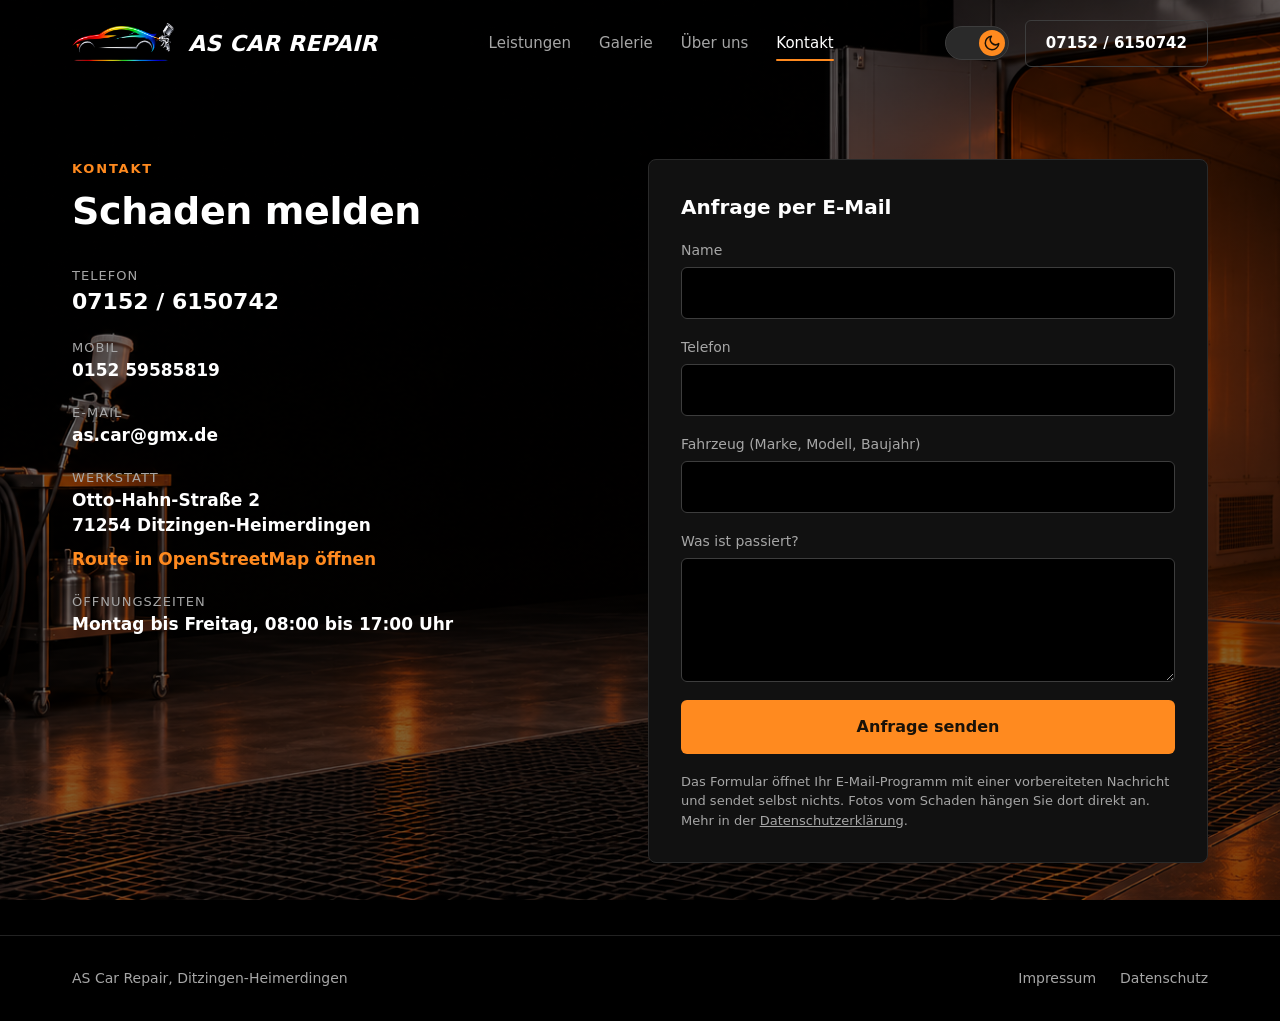
<file: kontakt.html>
<!doctype html>
<html lang="de" data-theme="dark">
<head>
<meta charset="utf-8">
<meta name="viewport" content="width=device-width, initial-scale=1">
<meta http-equiv="Content-Security-Policy" content="default-src 'none'; img-src 'self' data:; style-src 'self' 'unsafe-inline'; script-src 'self'; connect-src 'none'; base-uri 'none'; form-action 'none'">
<title>Kontakt | AS Car Repair Ditzingen-Heimerdingen</title>
<meta name="description" content="Schaden melden bei AS Car Repair: Telefon 07152 / 6150742, E-Mail as.car@gmx.de, Otto-Hahn-Straße 2, 71254 Ditzingen-Heimerdingen.">
<!-- Vor dem Livegang auf "index, follow" stellen, sobald alle Platzhalter ersetzt sind -->
<meta name="robots" content="noindex, nofollow">
<link rel="canonical" href="https://gkstgt.github.io/as-car-repair/kontakt.html">
<meta name="theme-color" content="#000000">
<link rel="icon" href="favicon.ico" sizes="any">
<link rel="icon" type="image/png" sizes="32x32" href="assets/favicon-32.png">
<link rel="apple-touch-icon" href="assets/apple-touch-icon.png">
<meta property="og:type" content="website">
<meta property="og:locale" content="de_DE">
<meta property="og:site_name" content="AS Car Repair">
<meta property="og:title" content="Kontakt | AS Car Repair Ditzingen-Heimerdingen">
<meta property="og:description" content="Schaden melden bei AS Car Repair: Telefon 07152 / 6150742, E-Mail as.car@gmx.de, Otto-Hahn-Straße 2, 71254 Ditzingen-Heimerdingen.">
<meta property="og:url" content="https://gkstgt.github.io/as-car-repair/kontakt.html">
<meta property="og:image" content="https://gkstgt.github.io/as-car-repair/assets/og-image.png">
<meta property="og:image:width" content="1200">
<meta property="og:image:height" content="630">
<meta property="og:image:alt" content="AS Car Repair: Fahrzeug im Regenbogen-Farbverlauf mit Lackierpistole">
<meta name="twitter:card" content="summary_large_image">
<meta name="twitter:title" content="Kontakt | AS Car Repair Ditzingen-Heimerdingen">
<meta name="twitter:description" content="Schaden melden bei AS Car Repair: Telefon 07152 / 6150742, E-Mail as.car@gmx.de, Otto-Hahn-Straße 2, 71254 Ditzingen-Heimerdingen.">
<meta name="twitter:image" content="https://gkstgt.github.io/as-car-repair/assets/og-image.png">
<link rel="stylesheet" href="assets/site.css?v=workshop-background-1">
<script src="assets/site.js"></script>

</head>
<body class="interior-body">
<div class="interior-page" style="width:100%;box-sizing:border-box;background:var(--bg);color:var(--fg);font-family:system-ui,-apple-system,'Segoe UI',Roboto,Helvetica,Arial,sans-serif;line-height:1.5;container-type:inline-size">

<!-- Kopfzeile -->
<header style="max-width:1200px;margin:0 auto;padding:20px 32px;box-sizing:border-box;display:flex;flex-wrap:wrap;align-items:center;justify-content:space-between;gap:16px 32px">
<a href="index.html" aria-label="AS Car Repair, Startseite" style="display:flex;align-items:center;gap:14px;flex:0 0 auto">
<img src="assets/logo-symbol.png" alt="" width="102" height="40" style="display:block;height:40px;width:auto">
<span style="font-size:22px;font-weight:800;font-style:italic;letter-spacing:0.01em;color:var(--fg);white-space:nowrap">AS CAR REPAIR</span>
</a>
<nav aria-label="Hauptmenü" style="display:flex;flex-wrap:wrap;gap:8px 28px;font-size:15px;color:var(--muted)">
<a href="leistungen.html">Leistungen</a>
<a href="galerie.html">Galerie</a>
<a href="ueber-uns.html">Über uns</a>
<a href="kontakt.html" aria-current="page">Kontakt</a>
</nav>
<div style="display:flex;align-items:center;gap:16px;flex:0 0 auto">
<button type="button" role="switch" id="theme-toggle" aria-checked="true" aria-label="Dunkelmodus" style="position:relative;display:block;flex:0 0 auto;width:64px;height:34px;padding:0;border:1px solid var(--border);border-radius:17px;background:var(--track);cursor:pointer">
<span style="position:absolute;top:3px;left:3px;width:26px;height:26px;border-radius:50%;background:var(--accent);transform:translateX(var(--knobx));transition:transform .55s cubic-bezier(.34,1.5,.5,1),background-color .45s ease;display:block">
<svg viewBox="0 0 24 24" width="18" height="18" fill="none" stroke="#1a1208" stroke-width="2" stroke-linecap="round" stroke-linejoin="round" aria-hidden="true" style="position:absolute;top:4px;left:4px;opacity:var(--sun);transform:rotate(var(--sunrot)) scale(var(--sunscale));transition:opacity .35s ease,transform .55s cubic-bezier(.34,1.3,.5,1)"><circle cx="12" cy="12" r="4"></circle><path d="M12 2v2M12 20v2M4.9 4.9l1.4 1.4M17.7 17.7l1.4 1.4M2 12h2M20 12h2M4.9 19.1l1.4-1.4M17.7 6.3l1.4-1.4"></path></svg>
<svg viewBox="0 0 24 24" width="18" height="18" fill="none" stroke="#1a1208" stroke-width="2" stroke-linecap="round" stroke-linejoin="round" aria-hidden="true" style="position:absolute;top:4px;left:4px;opacity:var(--moon);transform:rotate(var(--moonrot)) scale(var(--moonscale));transition:opacity .35s ease,transform .55s cubic-bezier(.34,1.3,.5,1)"><path d="M21 12.8A9 9 0 1 1 11.2 3a7 7 0 0 0 9.8 9.8z"></path></svg>
</span>
</button>
<a href="tel:+4971526150742" style="display:inline-block;padding:11px 20px;border:1px solid var(--border);border-radius:6px;font-weight:600;font-size:15px;color:var(--fg);white-space:nowrap">07152 / 6150742</a>
</div>
</header>

<main id="inhalt">
<section aria-labelledby="h-kontakt" id="kontakt" style="background:var(--bg2)">
<div style="max-width:1200px;margin:0 auto;padding:72px 32px;box-sizing:border-box;display:flex;flex-wrap:wrap;gap:48px 56px;align-items:flex-start">
<div style="flex:1 1 360px;min-width:0">
<div style="font-size:13px;font-weight:700;letter-spacing:0.14em;text-transform:uppercase;color:var(--acctext)">Kontakt</div>
<h1 id="h-kontakt" style="margin:12px 0 0;font-size:clamp(26px,3.2cqi,38px);line-height:1.15;font-weight:800;letter-spacing:-0.01em;text-wrap:balance">Schaden melden</h1>
<div style="margin-top:32px;display:flex;flex-direction:column;gap:20px;font-size:17px">
<div>
<div style="font-size:13px;color:var(--muted);letter-spacing:0.08em;text-transform:uppercase">Telefon</div>
<a href="tel:+4971526150742" style="font-weight:700;font-size:22px">07152 / 6150742</a>
</div>
<div>
<div style="font-size:13px;color:var(--muted);letter-spacing:0.08em;text-transform:uppercase">Mobil</div>
<a href="tel:+4915259585819" style="font-weight:600">0152 59585819</a>
</div>
<div>
<div style="font-size:13px;color:var(--muted);letter-spacing:0.08em;text-transform:uppercase">E-Mail</div>
<a href="mailto:as.car@gmx.de" style="font-weight:600">as.car@gmx.de</a>
</div>
<div>
<div style="font-size:13px;color:var(--muted);letter-spacing:0.08em;text-transform:uppercase">Werkstatt</div>
<div style="font-weight:600">Otto-Hahn-Straße 2<br>71254 Ditzingen-Heimerdingen</div>
<a href="https://www.openstreetmap.org/search?query=Otto-Hahn-Stra%C3%9Fe%202%2C%2071254%20Ditzingen" style="display:inline-block;margin-top:8px;color:var(--acctext);font-weight:600">Route in OpenStreetMap öffnen</a>
</div>
<div>
<div style="font-size:13px;color:var(--muted);letter-spacing:0.08em;text-transform:uppercase">Öffnungszeiten</div>
<div style="font-weight:600">Montag bis Freitag, 08:00 bis 17:00 Uhr</div>
</div>
</div>
</div>

<form id="anfrage" style="flex:1 1 400px;min-width:0;padding:32px;box-sizing:border-box;background:var(--surface);border:1px solid var(--line2);border-radius:8px;display:flex;flex-direction:column;gap:18px">
<h3 style="margin:0;font-size:20px;font-weight:700">Anfrage per E-Mail</h3>
<div style="display:flex;flex-direction:column;gap:6px">
<label for="f-name" style="font-size:14px;color:var(--muted)">Name</label>
<input id="f-name" type="text" required autocomplete="name" style="padding:13px 14px;border:1px solid var(--border);border-radius:6px;background:var(--bg);color:var(--fg);font:inherit;font-size:16px;box-sizing:border-box;width:100%">
</div>
<div style="display:flex;flex-direction:column;gap:6px">
<label for="f-tel" style="font-size:14px;color:var(--muted)">Telefon</label>
<input id="f-tel" type="tel" autocomplete="tel" style="padding:13px 14px;border:1px solid var(--border);border-radius:6px;background:var(--bg);color:var(--fg);font:inherit;font-size:16px;box-sizing:border-box;width:100%">
</div>
<div style="display:flex;flex-direction:column;gap:6px">
<label for="f-kfz" style="font-size:14px;color:var(--muted)">Fahrzeug (Marke, Modell, Baujahr)</label>
<input id="f-kfz" type="text" style="padding:13px 14px;border:1px solid var(--border);border-radius:6px;background:var(--bg);color:var(--fg);font:inherit;font-size:16px;box-sizing:border-box;width:100%">
</div>
<div style="display:flex;flex-direction:column;gap:6px">
<label for="f-text" style="font-size:14px;color:var(--muted)">Was ist passiert?</label>
<textarea id="f-text" rows="4" required style="padding:13px 14px;border:1px solid var(--border);border-radius:6px;background:var(--bg);color:var(--fg);font:inherit;font-size:16px;box-sizing:border-box;width:100%;resize:vertical"></textarea>
</div>
<button type="submit" style="padding:15px 26px;border:0;border-radius:6px;background:var(--accent);color:#1a1208;font:inherit;font-weight:700;font-size:16px;cursor:pointer">Anfrage senden</button>
<p style="margin:0;font-size:13px;color:var(--muted)">Das Formular öffnet Ihr E-Mail-Programm mit einer vorbereiteten Nachricht und sendet selbst nichts. Fotos vom Schaden hängen Sie dort direkt an. Mehr in der <a href="datenschutz.html" style="text-decoration:underline">Datenschutzerklärung</a>.</p>
</form>
</div>
</section>
</main>

<!-- Fußzeile -->
<footer style="border-top:1px solid var(--line)">
<div style="max-width:1200px;margin:0 auto;padding:32px;box-sizing:border-box;display:flex;flex-wrap:wrap;align-items:center;justify-content:space-between;gap:16px 32px;font-size:14px;color:var(--muted)">
<div>AS Car Repair, Ditzingen-Heimerdingen</div>
<div style="display:flex;flex-wrap:wrap;gap:8px 24px">
<a href="impressum.html">Impressum</a>
<a href="datenschutz.html">Datenschutz</a>
</div>
</div>
</footer>

</div>
</body>
</html>
</file>
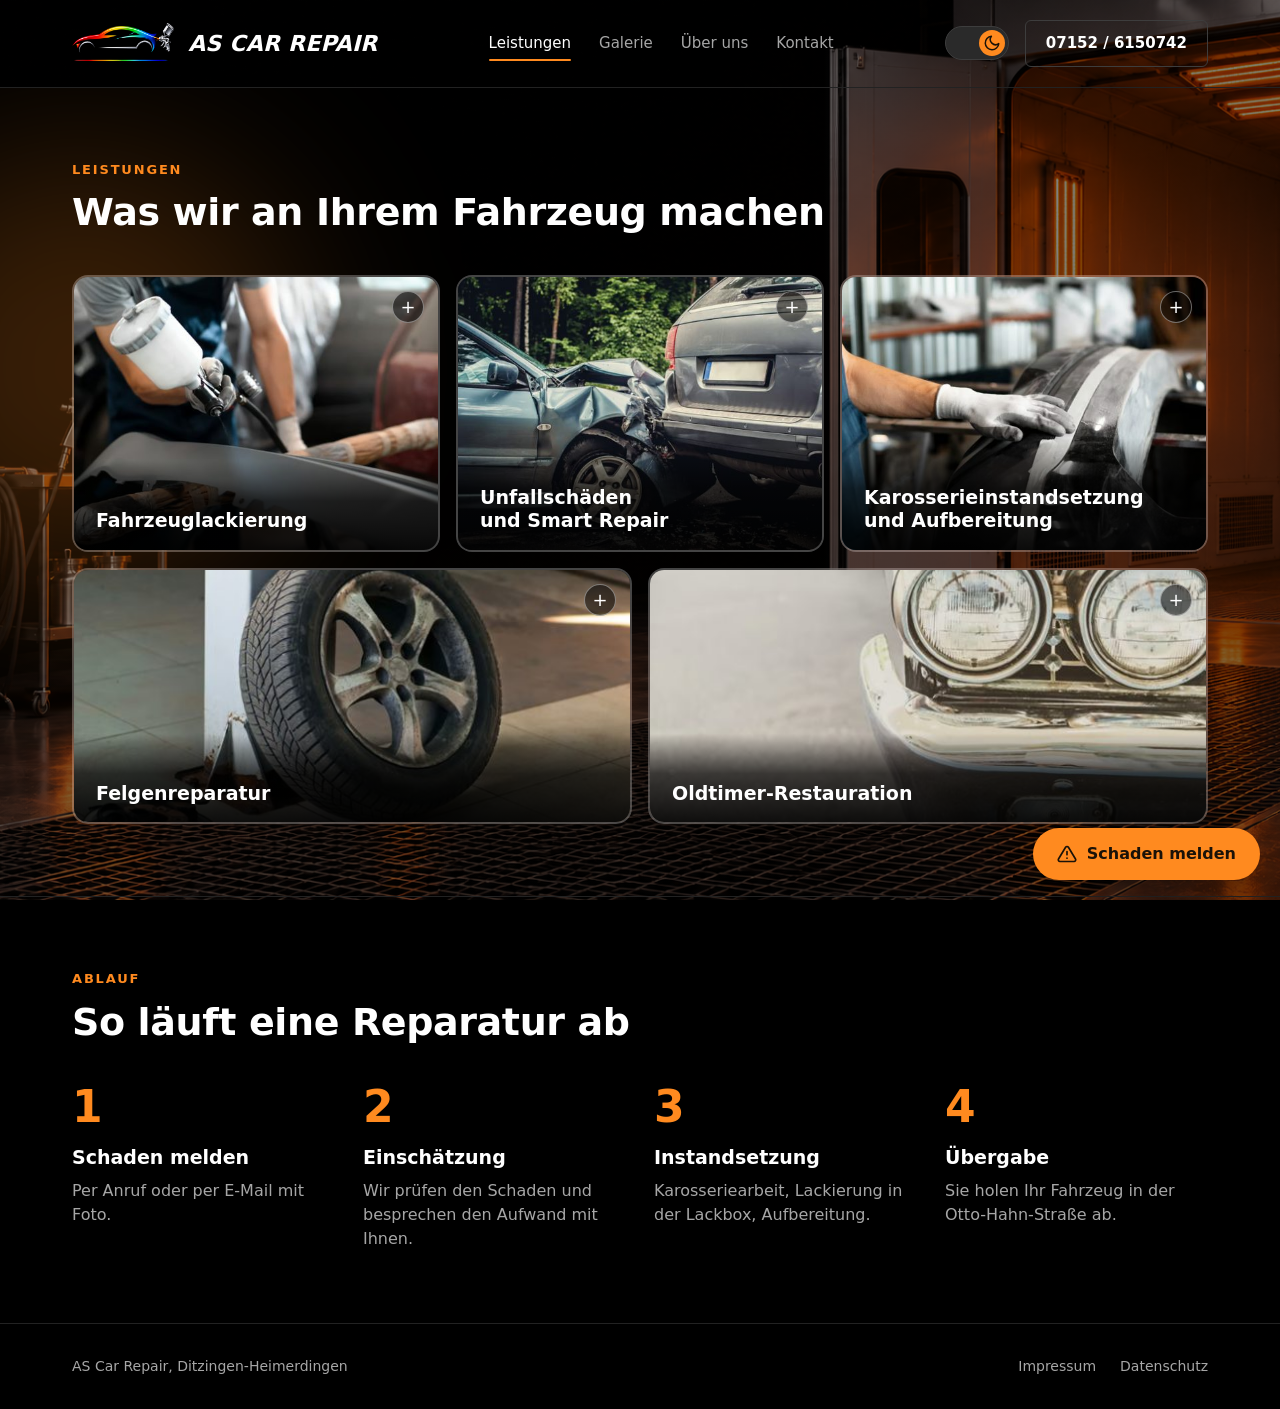
<file: leistungen.html>
<!doctype html>
<html lang="de" data-theme="dark">
<head>
<meta charset="utf-8">
<meta name="viewport" content="width=device-width, initial-scale=1">
<meta http-equiv="Content-Security-Policy" content="default-src 'none'; img-src 'self' data:; style-src 'self' 'unsafe-inline'; script-src 'self'; connect-src 'none'; base-uri 'none'; form-action 'none'">
<title>Leistungen | AS Car Repair Ditzingen-Heimerdingen</title>
<meta name="description" content="Fahrzeuglackierung, Unfallschäden, Karosserieinstandsetzung, Felgenreparatur und Oldtimer-Restauration bei AS Car Repair in Ditzingen-Heimerdingen.">
<!-- Vor dem Livegang auf "index, follow" stellen, sobald alle Platzhalter ersetzt sind -->
<meta name="robots" content="noindex, nofollow">
<link rel="canonical" href="https://gkstgt.github.io/as-car-repair/leistungen.html">
<meta name="theme-color" content="#000000">
<link rel="icon" href="favicon.ico" sizes="any">
<link rel="icon" type="image/png" sizes="32x32" href="assets/favicon-32.png">
<link rel="apple-touch-icon" href="assets/apple-touch-icon.png">
<meta property="og:type" content="website">
<meta property="og:locale" content="de_DE">
<meta property="og:site_name" content="AS Car Repair">
<meta property="og:title" content="Leistungen | AS Car Repair Ditzingen-Heimerdingen">
<meta property="og:description" content="Fahrzeuglackierung, Unfallschäden, Karosserieinstandsetzung, Felgenreparatur und Oldtimer-Restauration bei AS Car Repair in Ditzingen-Heimerdingen.">
<meta property="og:url" content="https://gkstgt.github.io/as-car-repair/leistungen.html">
<meta property="og:image" content="https://gkstgt.github.io/as-car-repair/assets/og-image.png">
<meta property="og:image:width" content="1200">
<meta property="og:image:height" content="630">
<meta property="og:image:alt" content="AS Car Repair: Fahrzeug im Regenbogen-Farbverlauf mit Lackierpistole">
<meta name="twitter:card" content="summary_large_image">
<meta name="twitter:title" content="Leistungen | AS Car Repair Ditzingen-Heimerdingen">
<meta name="twitter:description" content="Fahrzeuglackierung, Unfallschäden, Karosserieinstandsetzung, Felgenreparatur und Oldtimer-Restauration bei AS Car Repair in Ditzingen-Heimerdingen.">
<meta name="twitter:image" content="https://gkstgt.github.io/as-car-repair/assets/og-image.png">
<link rel="stylesheet" href="assets/site.css?v=workshop-background-1">
<script src="assets/site.js"></script>

</head>
<body class="interior-body">
<div class="interior-page" style="width:100%;box-sizing:border-box;background:var(--bg);color:var(--fg);font-family:system-ui,-apple-system,'Segoe UI',Roboto,Helvetica,Arial,sans-serif;line-height:1.5;container-type:inline-size">

<!-- Kopfzeile -->
<header style="max-width:1200px;margin:0 auto;padding:20px 32px;box-sizing:border-box;display:flex;flex-wrap:wrap;align-items:center;justify-content:space-between;gap:16px 32px">
<a href="index.html" aria-label="AS Car Repair, Startseite" style="display:flex;align-items:center;gap:14px;flex:0 0 auto">
<img src="assets/logo-symbol.png" alt="" width="102" height="40" style="display:block;height:40px;width:auto">
<span style="font-size:22px;font-weight:800;font-style:italic;letter-spacing:0.01em;color:var(--fg);white-space:nowrap">AS CAR REPAIR</span>
</a>
<nav aria-label="Hauptmenü" style="display:flex;flex-wrap:wrap;gap:8px 28px;font-size:15px;color:var(--muted)">
<a href="leistungen.html" aria-current="page">Leistungen</a>
<a href="galerie.html">Galerie</a>
<a href="ueber-uns.html">Über uns</a>
<a href="kontakt.html">Kontakt</a>
</nav>
<div style="display:flex;align-items:center;gap:16px;flex:0 0 auto">
<button type="button" role="switch" id="theme-toggle" aria-checked="true" aria-label="Dunkelmodus" style="position:relative;display:block;flex:0 0 auto;width:64px;height:34px;padding:0;border:1px solid var(--border);border-radius:17px;background:var(--track);cursor:pointer">
<span style="position:absolute;top:3px;left:3px;width:26px;height:26px;border-radius:50%;background:var(--accent);transform:translateX(var(--knobx));transition:transform .55s cubic-bezier(.34,1.5,.5,1),background-color .45s ease;display:block">
<svg viewBox="0 0 24 24" width="18" height="18" fill="none" stroke="#1a1208" stroke-width="2" stroke-linecap="round" stroke-linejoin="round" aria-hidden="true" style="position:absolute;top:4px;left:4px;opacity:var(--sun);transform:rotate(var(--sunrot)) scale(var(--sunscale));transition:opacity .35s ease,transform .55s cubic-bezier(.34,1.3,.5,1)"><circle cx="12" cy="12" r="4"></circle><path d="M12 2v2M12 20v2M4.9 4.9l1.4 1.4M17.7 17.7l1.4 1.4M2 12h2M20 12h2M4.9 19.1l1.4-1.4M17.7 6.3l1.4-1.4"></path></svg>
<svg viewBox="0 0 24 24" width="18" height="18" fill="none" stroke="#1a1208" stroke-width="2" stroke-linecap="round" stroke-linejoin="round" aria-hidden="true" style="position:absolute;top:4px;left:4px;opacity:var(--moon);transform:rotate(var(--moonrot)) scale(var(--moonscale));transition:opacity .35s ease,transform .55s cubic-bezier(.34,1.3,.5,1)"><path d="M21 12.8A9 9 0 1 1 11.2 3a7 7 0 0 0 9.8 9.8z"></path></svg>
</span>
</button>
<a href="tel:+4971526150742" style="display:inline-block;padding:11px 20px;border:1px solid var(--border);border-radius:6px;font-weight:600;font-size:15px;color:var(--fg);white-space:nowrap">07152 / 6150742</a>
</div>
</header>

<main id="inhalt">
<section aria-labelledby="h-leistungen" id="leistungen" style="position:relative;overflow:hidden;border-top:1px solid var(--line)">
<div aria-hidden="true" style="position:absolute;top:60px;left:-140px;width:440px;height:440px;border-radius:50%;background:rgba(255,138,31,0.22);filter:blur(90px);pointer-events:none"></div>
<div style="position:relative;max-width:1200px;margin:0 auto;padding:72px 32px;box-sizing:border-box">
<div style="font-size:13px;font-weight:700;letter-spacing:0.14em;text-transform:uppercase;color:var(--acctext)">Leistungen</div>
<h1 id="h-leistungen" style="margin:12px 0 0;font-size:clamp(26px,3.2cqi,38px);line-height:1.15;font-weight:800;letter-spacing:-0.01em;text-wrap:balance">Was wir an Ihrem Fahrzeug machen</h1>
<div class="svc-list" style="margin-top:40px">

<div class="card svc" tabindex="0" id="fahrzeuglackierung">
<img class="shot" src="assets/leistung-lackierung.jpg" alt="Lackierer mit Spritzpistole an einer Stoßstange" width="560" height="420" loading="lazy">
<div class="info">
<h3>Fahrzeuglackierung</h3>
<p>Ihr Auto soll wieder so aussehen, wie Sie es sich wünschen: in neuer Farbe, mit dezentem Effekt oder einfach makellos wie am ersten Tag. Wir lackieren in der eigenen Lackbox und nehmen uns die Zeit, die gute Arbeit braucht.</p>
</div>
<span class="plus" aria-hidden="true">+</span>
</div>

<div class="card svc" tabindex="0" id="unfallschaeden">
<img class="shot" src="assets/leistung-unfall.jpg" alt="Fahrzeug nach einem Auffahrunfall" width="560" height="420" loading="lazy">
<div class="info">
<h3>Unfallschäden und Smart Repair</h3>
<p>Ein Unfall ist ärgerlich genug. Wir kümmern uns um Karosserie, Lack, Rahmen und Mechanik, damit Sie sich um nichts weiter sorgen müssen und Ihr Auto wieder fährt wie vorher.</p>
</div>
<span class="plus" aria-hidden="true">+</span>
</div>

<div class="card svc" tabindex="0" id="karosserie">
<img class="shot" src="assets/leistung-karosserie.jpg" alt="Hand im Arbeitshandschuh an einem abgeklebten Kotflügel" width="560" height="420" loading="lazy">
<div class="info">
<h3>Karosserieinstandsetzung und Aufbereitung</h3>
<p>Die Delle vom Parkplatz, der Kratzer in der Tür oder ein größerer Schaden: Wir bringen Ihr Fahrzeug wieder in Form und bereiten es so auf, dass Sie gern wieder einsteigen.</p>
</div>
<span class="plus" aria-hidden="true">+</span>
</div>

<div class="card svc" tabindex="0" id="felgen">
<img class="shot" src="assets/leistung-felgen.jpg" alt="Rad mit Alufelge in einer Werkstatt" width="560" height="420" loading="lazy">
<div class="info">
<h3>Felgenreparatur</h3>
<p>Eine beschädigte Felge muss nicht gleich ersetzt werden. Wir beseitigen Kratzer, Beulen, Risse und Verformungen, damit Ihr Auto wieder rund läuft und gut aussieht.</p>
</div>
<span class="plus" aria-hidden="true">+</span>
</div>

<div class="card svc" tabindex="0" id="oldtimer">
<img class="shot" src="assets/leistung-oldtimer.jpg" alt="Chromscheinwerfer eines Oldtimers" width="560" height="420" loading="lazy">
<div class="info">
<h3>Oldtimer-Restauration</h3>
<p>Ein Oldtimer ist mehr als ein Auto, er ist Geschichte und Herzensache. Wir behandeln ihn mit Sorgfalt und erhalten seine Schönheit und seinen eigenen Charakter.</p>
</div>
<span class="plus" aria-hidden="true">+</span>
</div>

</div>
</div>
</section>
<section aria-labelledby="h-ablauf" id="ablauf" style="border-top:1px solid var(--line)">
<div style="max-width:1200px;margin:0 auto;padding:72px 32px;box-sizing:border-box">
<div style="font-size:13px;font-weight:700;letter-spacing:0.14em;text-transform:uppercase;color:var(--acctext)">Ablauf</div>
<h2 id="h-ablauf" style="margin:12px 0 0;font-size:clamp(26px,3.2cqi,38px);line-height:1.15;font-weight:800;letter-spacing:-0.01em;text-wrap:balance">So läuft eine Reparatur ab</h2>
<div style="margin-top:40px;display:grid;grid-template-columns:repeat(auto-fit,minmax(220px,1fr));gap:32px 28px">
<div style="min-width:0">
<div style="font-size:44px;font-weight:800;line-height:1;color:var(--acctext);font-variant-numeric:tabular-nums">1</div>
<h3 style="margin:14px 0 0;font-size:19px;font-weight:700">Schaden melden</h3>
<p style="margin:8px 0 0;color:var(--muted)">Per Anruf oder per E-Mail mit Foto.</p>
</div>
<div style="min-width:0">
<div style="font-size:44px;font-weight:800;line-height:1;color:var(--acctext);font-variant-numeric:tabular-nums">2</div>
<h3 style="margin:14px 0 0;font-size:19px;font-weight:700">Einschätzung</h3>
<p style="margin:8px 0 0;color:var(--muted)">Wir prüfen den Schaden und besprechen den Aufwand mit Ihnen.</p>
</div>
<div style="min-width:0">
<div style="font-size:44px;font-weight:800;line-height:1;color:var(--acctext);font-variant-numeric:tabular-nums">3</div>
<h3 style="margin:14px 0 0;font-size:19px;font-weight:700">Instandsetzung</h3>
<p style="margin:8px 0 0;color:var(--muted)">Karosseriearbeit, Lackierung in der Lackbox, Aufbereitung.</p>
</div>
<div style="min-width:0">
<div style="font-size:44px;font-weight:800;line-height:1;color:var(--acctext);font-variant-numeric:tabular-nums">4</div>
<h3 style="margin:14px 0 0;font-size:19px;font-weight:700">Übergabe</h3>
<p style="margin:8px 0 0;color:var(--muted)">Sie holen Ihr Fahrzeug in der Otto-Hahn-Straße ab.</p>
</div>
</div>
</div>
</section>
</main>

<!-- Fußzeile -->
<footer style="border-top:1px solid var(--line)">
<div style="max-width:1200px;margin:0 auto;padding:32px;box-sizing:border-box;display:flex;flex-wrap:wrap;align-items:center;justify-content:space-between;gap:16px 32px;font-size:14px;color:var(--muted)">
<div>AS Car Repair, Ditzingen-Heimerdingen</div>
<div style="display:flex;flex-wrap:wrap;gap:8px 24px">
<a href="impressum.html">Impressum</a>
<a href="datenschutz.html">Datenschutz</a>
</div>
</div>
</footer>

</div>
<div class="sm-dock">
<a class="sm-call" href="tel:+4971526150742" aria-label="Anrufen: 07152 6150742"><svg viewBox="0 0 24 24" width="20" height="20" fill="none" stroke="currentColor" stroke-width="2" stroke-linecap="round" stroke-linejoin="round" aria-hidden="true"><path d="M22 16.9v3a2 2 0 0 1-2.2 2 19.8 19.8 0 0 1-8.6-3.1 19.5 19.5 0 0 1-6-6A19.8 19.8 0 0 1 2.1 4.2 2 2 0 0 1 4.1 2h3a2 2 0 0 1 2 1.7c.1 1 .4 1.9.7 2.8a2 2 0 0 1-.5 2.1L8.1 9.9a16 16 0 0 0 6 6l1.3-1.3a2 2 0 0 1 2.1-.4c.9.3 1.8.6 2.8.7a2 2 0 0 1 1.7 2z"/></svg><span>Anrufen</span></a>
<a class="sm-btn" href="kontakt.html"><svg viewBox="0 0 24 24" width="20" height="20" fill="none" stroke="currentColor" stroke-width="2" stroke-linecap="round" stroke-linejoin="round" aria-hidden="true"><path d="M10.3 3.9 1.8 18a2 2 0 0 0 1.7 3h17a2 2 0 0 0 1.7-3L13.7 3.9a2 2 0 0 0-3.4 0z"/><path d="M12 9v4M12 17h.01"/></svg><span>Schaden melden</span></a>
</div>
</body>
</html>
</file>
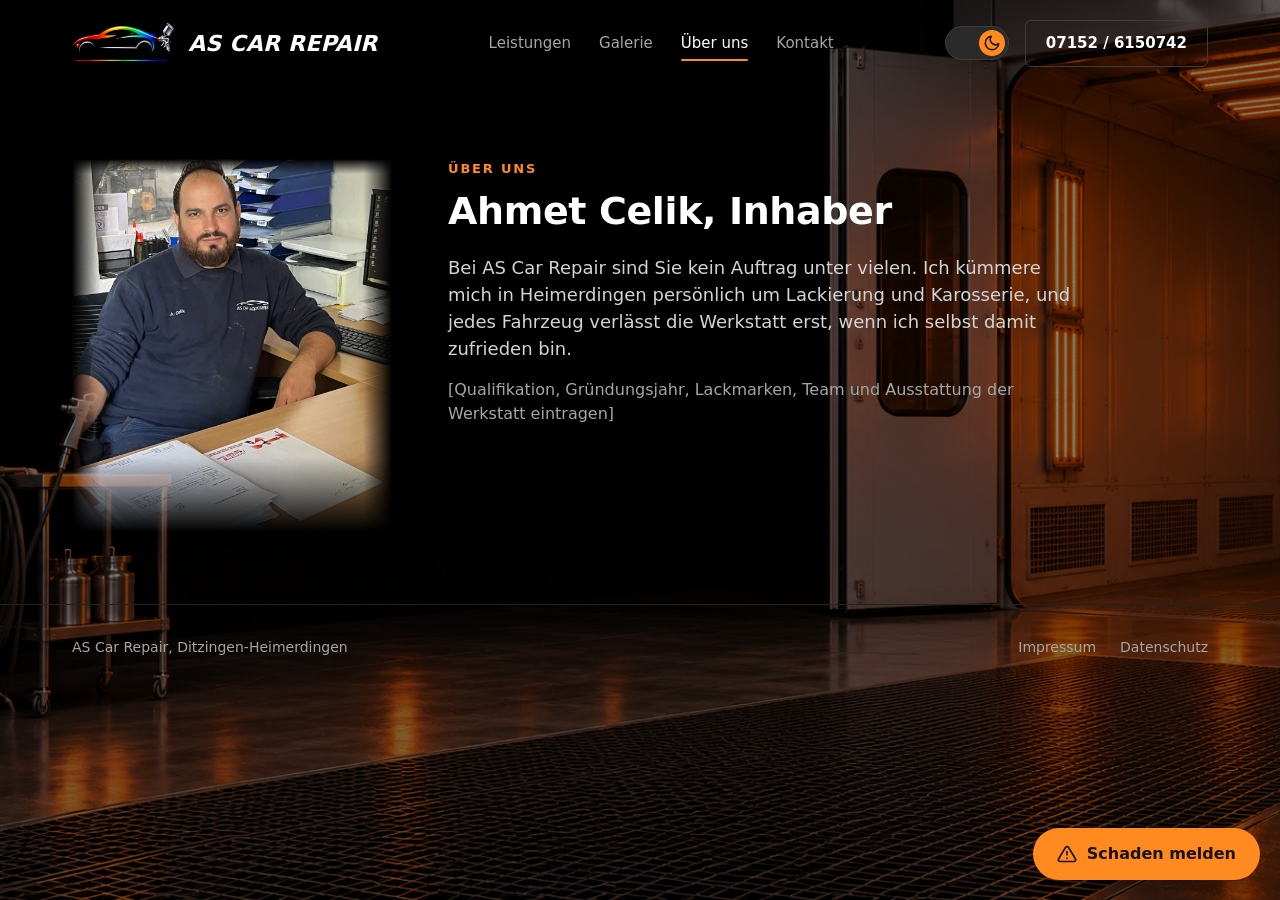
<file: ueber-uns.html>
<!doctype html>
<html lang="de" data-theme="dark">
<head>
<meta charset="utf-8">
<meta name="viewport" content="width=device-width, initial-scale=1">
<meta http-equiv="Content-Security-Policy" content="default-src 'none'; img-src 'self' data:; style-src 'self' 'unsafe-inline'; script-src 'self'; connect-src 'none'; base-uri 'none'; form-action 'none'">
<title>Über uns | AS Car Repair Ditzingen-Heimerdingen</title>
<meta name="description" content="Ahmet Celik, Inhaber von AS Car Repair in Ditzingen-Heimerdingen: Lackierung und Karosserie mit persönlicher Betreuung.">
<!-- Vor dem Livegang auf "index, follow" stellen, sobald alle Platzhalter ersetzt sind -->
<meta name="robots" content="noindex, nofollow">
<link rel="canonical" href="https://gkstgt.github.io/as-car-repair/ueber-uns.html">
<meta name="theme-color" content="#000000">
<link rel="icon" href="favicon.ico" sizes="any">
<link rel="icon" type="image/png" sizes="32x32" href="assets/favicon-32.png">
<link rel="apple-touch-icon" href="assets/apple-touch-icon.png">
<meta property="og:type" content="website">
<meta property="og:locale" content="de_DE">
<meta property="og:site_name" content="AS Car Repair">
<meta property="og:title" content="Über uns | AS Car Repair Ditzingen-Heimerdingen">
<meta property="og:description" content="Ahmet Celik, Inhaber von AS Car Repair in Ditzingen-Heimerdingen: Lackierung und Karosserie mit persönlicher Betreuung.">
<meta property="og:url" content="https://gkstgt.github.io/as-car-repair/ueber-uns.html">
<meta property="og:image" content="https://gkstgt.github.io/as-car-repair/assets/og-image.png">
<meta property="og:image:width" content="1200">
<meta property="og:image:height" content="630">
<meta property="og:image:alt" content="AS Car Repair: Fahrzeug im Regenbogen-Farbverlauf mit Lackierpistole">
<meta name="twitter:card" content="summary_large_image">
<meta name="twitter:title" content="Über uns | AS Car Repair Ditzingen-Heimerdingen">
<meta name="twitter:description" content="Ahmet Celik, Inhaber von AS Car Repair in Ditzingen-Heimerdingen: Lackierung und Karosserie mit persönlicher Betreuung.">
<meta name="twitter:image" content="https://gkstgt.github.io/as-car-repair/assets/og-image.png">
<link rel="stylesheet" href="assets/site.css?v=workshop-background-1">
<script src="assets/site.js"></script>

</head>
<body class="interior-body">
<div class="interior-page" style="width:100%;box-sizing:border-box;background:var(--bg);color:var(--fg);font-family:system-ui,-apple-system,'Segoe UI',Roboto,Helvetica,Arial,sans-serif;line-height:1.5;container-type:inline-size">

<!-- Kopfzeile -->
<header style="max-width:1200px;margin:0 auto;padding:20px 32px;box-sizing:border-box;display:flex;flex-wrap:wrap;align-items:center;justify-content:space-between;gap:16px 32px">
<a href="index.html" aria-label="AS Car Repair, Startseite" style="display:flex;align-items:center;gap:14px;flex:0 0 auto">
<img src="assets/logo-symbol.png" alt="" width="102" height="40" style="display:block;height:40px;width:auto">
<span style="font-size:22px;font-weight:800;font-style:italic;letter-spacing:0.01em;color:var(--fg);white-space:nowrap">AS CAR REPAIR</span>
</a>
<nav aria-label="Hauptmenü" style="display:flex;flex-wrap:wrap;gap:8px 28px;font-size:15px;color:var(--muted)">
<a href="leistungen.html">Leistungen</a>
<a href="galerie.html">Galerie</a>
<a href="ueber-uns.html" aria-current="page">Über uns</a>
<a href="kontakt.html">Kontakt</a>
</nav>
<div style="display:flex;align-items:center;gap:16px;flex:0 0 auto">
<button type="button" role="switch" id="theme-toggle" aria-checked="true" aria-label="Dunkelmodus" style="position:relative;display:block;flex:0 0 auto;width:64px;height:34px;padding:0;border:1px solid var(--border);border-radius:17px;background:var(--track);cursor:pointer">
<span style="position:absolute;top:3px;left:3px;width:26px;height:26px;border-radius:50%;background:var(--accent);transform:translateX(var(--knobx));transition:transform .55s cubic-bezier(.34,1.5,.5,1),background-color .45s ease;display:block">
<svg viewBox="0 0 24 24" width="18" height="18" fill="none" stroke="#1a1208" stroke-width="2" stroke-linecap="round" stroke-linejoin="round" aria-hidden="true" style="position:absolute;top:4px;left:4px;opacity:var(--sun);transform:rotate(var(--sunrot)) scale(var(--sunscale));transition:opacity .35s ease,transform .55s cubic-bezier(.34,1.3,.5,1)"><circle cx="12" cy="12" r="4"></circle><path d="M12 2v2M12 20v2M4.9 4.9l1.4 1.4M17.7 17.7l1.4 1.4M2 12h2M20 12h2M4.9 19.1l1.4-1.4M17.7 6.3l1.4-1.4"></path></svg>
<svg viewBox="0 0 24 24" width="18" height="18" fill="none" stroke="#1a1208" stroke-width="2" stroke-linecap="round" stroke-linejoin="round" aria-hidden="true" style="position:absolute;top:4px;left:4px;opacity:var(--moon);transform:rotate(var(--moonrot)) scale(var(--moonscale));transition:opacity .35s ease,transform .55s cubic-bezier(.34,1.3,.5,1)"><path d="M21 12.8A9 9 0 1 1 11.2 3a7 7 0 0 0 9.8 9.8z"></path></svg>
</span>
</button>
<a href="tel:+4971526150742" style="display:inline-block;padding:11px 20px;border:1px solid var(--border);border-radius:6px;font-weight:600;font-size:15px;color:var(--fg);white-space:nowrap">07152 / 6150742</a>
</div>
</header>

<main id="inhalt">
<section aria-labelledby="h-ueber-uns" id="ueber-uns">
<div style="max-width:1200px;margin:0 auto;padding:72px 32px;box-sizing:border-box;display:flex;flex-wrap:wrap;gap:40px 56px;align-items:flex-start">
<div style="flex:0 1 320px;min-width:0;width:100%">
<img src="assets/inhaber.jpg" alt="Ahmet Celik, Inhaber von AS Car Repair, am Schreibtisch in der Werkstatt" width="541" height="632" loading="lazy" style="display:block;width:100%;height:auto;-webkit-mask-image:linear-gradient(to right,transparent,#000 9%,#000 91%,transparent),linear-gradient(to bottom,transparent,#000 4%,#000 80%,transparent);-webkit-mask-composite:source-in;mask-image:linear-gradient(to right,transparent,#000 9%,#000 91%,transparent),linear-gradient(to bottom,transparent,#000 4%,#000 80%,transparent);mask-composite:intersect">
</div>
<div style="flex:1 1 400px;min-width:0">
<div style="font-size:13px;font-weight:700;letter-spacing:0.14em;text-transform:uppercase;color:var(--acctext)">Über uns</div>
<h1 id="h-ueber-uns" style="margin:12px 0 0;font-size:clamp(26px,3.2cqi,38px);line-height:1.15;font-weight:800;letter-spacing:-0.01em;text-wrap:balance">Ahmet Celik, Inhaber</h1>
<p style="margin:20px 0 0;max-width:56ch;font-size:18px;color:var(--fg2)">Bei AS Car Repair sind Sie kein Auftrag unter vielen. Ich kümmere mich in Heimerdingen persönlich um Lackierung und Karosserie, und jedes Fahrzeug verlässt die Werkstatt erst, wenn ich selbst damit zufrieden bin.</p>
<p style="margin:16px 0 0;max-width:56ch;color:var(--muted)">[Qualifikation, Gründungsjahr, Lackmarken, Team und Ausstattung der Werkstatt eintragen]</p>
</div>
</div>
</section>
</main>

<!-- Fußzeile -->
<footer style="border-top:1px solid var(--line)">
<div style="max-width:1200px;margin:0 auto;padding:32px;box-sizing:border-box;display:flex;flex-wrap:wrap;align-items:center;justify-content:space-between;gap:16px 32px;font-size:14px;color:var(--muted)">
<div>AS Car Repair, Ditzingen-Heimerdingen</div>
<div style="display:flex;flex-wrap:wrap;gap:8px 24px">
<a href="impressum.html">Impressum</a>
<a href="datenschutz.html">Datenschutz</a>
</div>
</div>
</footer>

</div>
<div class="sm-dock">
<a class="sm-call" href="tel:+4971526150742" aria-label="Anrufen: 07152 6150742"><svg viewBox="0 0 24 24" width="20" height="20" fill="none" stroke="currentColor" stroke-width="2" stroke-linecap="round" stroke-linejoin="round" aria-hidden="true"><path d="M22 16.9v3a2 2 0 0 1-2.2 2 19.8 19.8 0 0 1-8.6-3.1 19.5 19.5 0 0 1-6-6A19.8 19.8 0 0 1 2.1 4.2 2 2 0 0 1 4.1 2h3a2 2 0 0 1 2 1.7c.1 1 .4 1.9.7 2.8a2 2 0 0 1-.5 2.1L8.1 9.9a16 16 0 0 0 6 6l1.3-1.3a2 2 0 0 1 2.1-.4c.9.3 1.8.6 2.8.7a2 2 0 0 1 1.7 2z"/></svg><span>Anrufen</span></a>
<a class="sm-btn" href="kontakt.html"><svg viewBox="0 0 24 24" width="20" height="20" fill="none" stroke="currentColor" stroke-width="2" stroke-linecap="round" stroke-linejoin="round" aria-hidden="true"><path d="M10.3 3.9 1.8 18a2 2 0 0 0 1.7 3h17a2 2 0 0 0 1.7-3L13.7 3.9a2 2 0 0 0-3.4 0z"/><path d="M12 9v4M12 17h.01"/></svg><span>Schaden melden</span></a>
</div>
</body>
</html>
</file>
<file: assets/site.css>
:root{--accent:#ff8a1f;color-scheme:dark;
--bg:#000000;--bg2:#0a0a0a;--surface:#111111;--hatch1:#181818;--hatch2:#111111;--line:#222222;--line2:#2a2a2a;--border:#3d3d3d;--fg:#ffffff;--fg2:#d4d4d4;--muted:#a6a6a6;--acctext:var(--accent);--hover:#ffffff;--track:#2a2a2a;--glass:rgba(255,255,255,.06);--glass-hover:rgba(255,255,255,.10);--glassborder:rgba(255,255,255,.22);--knobx:30px;--moon:1;--moonrot:0deg;--moonscale:1;--sun:0;--sunrot:-90deg;--sunscale:0.4}
:root[data-theme="light"]{color-scheme:light;
--bg:#ffffff;--bg2:#f5f5f5;--surface:#ffffff;--hatch1:#e8e8e8;--hatch2:#f0f0f0;--line:#e3e3e3;--line2:#d9d9d9;--border:#bdbdbd;--fg:#000000;--fg2:#2b2b2b;--muted:#595959;--acctext:color-mix(in srgb,var(--accent) 62%,#000000);--hover:#000000;--track:#d9d9d9;--glass:rgba(255,255,255,.55);--glass-hover:rgba(255,255,255,.85);--glassborder:rgba(0,0,0,.16);--knobx:0px;--moon:0;--moonrot:90deg;--moonscale:0.4;--sun:1;--sunrot:0deg;--sunscale:1}
html{scroll-behavior:smooth}
body{margin:0;background:var(--bg)}
a{color:inherit;text-decoration:none}
a:hover{color:var(--hover)}
a:focus-visible,input:focus-visible,textarea:focus-visible,button:focus-visible{outline:2px solid var(--acctext);outline-offset:2px}
*{transition:background-color .45s ease,color .45s ease,border-color .45s ease}
.card{border:2px solid var(--glassborder);border-radius:16px;background:var(--glass);-webkit-backdrop-filter:blur(18px) saturate(1.5);backdrop-filter:blur(18px) saturate(1.5);transition:transform .35s cubic-bezier(.2,.8,.2,1),border-color .3s ease,box-shadow .35s ease,background-color .35s ease}
.card:hover{transform:translateY(-6px);border-color:var(--acctext);background:var(--glass-hover);box-shadow:0 20px 44px -16px rgba(0,0,0,.45),0 0 36px -8px var(--acctext)}
@media (prefers-reduced-motion:reduce){*{transition:none!important;scroll-behavior:auto}}
.legal{max-width:760px;margin:0 auto;padding:40px 32px 72px;box-sizing:border-box;line-height:1.65}
.legal h1{font-size:clamp(28px,6cqi,40px);line-height:1.1;font-weight:800;letter-spacing:-0.01em;margin:0 0 24px}
.legal h2{font-size:20px;font-weight:700;margin:36px 0 8px}
.legal p,.legal li{color:var(--fg2);margin:8px 0}
.legal ul{padding-left:22px}
.legal a{color:var(--acctext);text-decoration:underline}
.legal .note{padding:14px 16px;border:1px dashed var(--border);border-radius:6px;color:var(--muted);font-size:15px}


.card{overflow:hidden}

.svc-list{display:grid;grid-template-columns:repeat(6,minmax(0,1fr));gap:16px}
.svc{grid-column:span 2;position:relative;aspect-ratio:4/3;min-width:0;cursor:pointer;outline:none}
.svc:nth-child(n+4){grid-column:span 3;aspect-ratio:2.2/1}
.svc .shot{position:absolute;inset:0;display:block;width:100%;height:100%;object-fit:cover;transition:transform .8s cubic-bezier(.2,.8,.2,1)}
.svc:hover .shot,.svc:focus-within .shot{transform:scale(1.06)}
.svc .info{position:absolute;left:0;right:0;bottom:0;padding:48px 22px 18px;background:linear-gradient(to top,rgba(0,0,0,.92) 0%,rgba(0,0,0,.7) 55%,transparent 100%);transition:padding-top .4s ease}
.svc h3{margin:0;font-size:19px;line-height:1.2;font-weight:700;color:#fff;text-wrap:balance}
.svc p{margin:0;max-height:0;opacity:0;overflow:hidden;color:rgba(255,255,255,.86);font-size:15px;line-height:1.55;transform:translateY(8px);transition:max-height .5s cubic-bezier(.2,.8,.2,1),opacity .35s ease,margin .4s ease,transform .5s cubic-bezier(.2,.8,.2,1)}
.svc:hover p,.svc:focus-within p,.svc:focus p{max-height:12em;opacity:1;margin-top:10px;transform:none}
.svc:hover .info,.svc:focus-within .info{background:linear-gradient(to top,rgba(0,0,0,.96) 0%,rgba(0,0,0,.9) 70%,rgba(0,0,0,.5) 100%)}
.svc .plus{position:absolute;top:14px;right:14px;width:30px;height:30px;border-radius:50%;background:rgba(0,0,0,.55);border:1px solid rgba(255,255,255,.4);color:#fff;display:flex;align-items:center;justify-content:center;font-size:18px;line-height:1;transition:transform .4s ease,background-color .3s}
.svc:hover .plus,.svc:focus-within .plus{transform:rotate(45deg);background:var(--accent);color:#1a1208;border-color:transparent}
.svc:focus-visible{box-shadow:0 0 0 3px var(--accent)}
@media (max-width:900px){.svc-list{grid-template-columns:repeat(2,minmax(0,1fr))}.svc,.svc:nth-child(n+4){grid-column:span 1;aspect-ratio:4/3}.svc:last-child{grid-column:span 2;aspect-ratio:16/9}}
@media (max-width:560px){.svc-list{grid-template-columns:minmax(0,1fr)}.svc:last-child{grid-column:span 1}.svc,.svc:nth-child(n+4),.svc:last-child{aspect-ratio:16/10}}
@media (max-width:480px){
header[style]{padding:14px 16px!important;gap:12px 16px!important}
header img{height:30px!important}
header a[aria-label] span{font-size:17px!important}
header nav{order:3;width:100%;gap:6px 20px!important;font-size:14px!important}
header a[href^="tel"]{padding:9px 14px!important;font-size:14px!important}
[style*="padding:72px 32px"]{padding:44px 20px!important}
[style*="padding:48px 32px 56px"]{padding:32px 20px 40px!important}
[style*="padding:36px 32px"]{padding:28px 20px!important}
.legal{padding:28px 20px 56px}
}
@media (max-width:360px){header a[aria-label] span{font-size:15px!important}}
@media (max-width:900px){header nav{order:3;width:100%}}
.legal h1{font-size:clamp(22px,7vw,40px);overflow-wrap:anywhere;hyphens:auto}
header a[aria-label^="AS Car Repair,"]{position:relative;z-index:1;transform-origin:left center;transition:transform .2s ease}
header a[aria-label^="AS Car Repair,"]:hover,header a[aria-label^="AS Car Repair,"]:focus-visible{transform:scale(1.15)}
header nav a{position:relative;padding:4px 0;transition:color .2s}
header nav a:hover,header nav a[aria-current]{color:var(--fg)}
header nav a[aria-current]::after{content:"";position:absolute;left:0;right:0;bottom:-2px;height:2px;border-radius:2px;background:var(--accent)}
.gal{margin-top:36px;display:grid;grid-template-columns:repeat(auto-fill,minmax(min(100%,260px),1fr));gap:16px}
.gal-item{margin:0;overflow:hidden;border-radius:12px;border:1px solid var(--line2)}
.gal-item img{display:block;width:100%;aspect-ratio:4/3;object-fit:cover;transition:transform .6s cubic-bezier(.2,.8,.2,1)}
.gal-item:hover img{transform:scale(1.05)}
.gal-ph{aspect-ratio:4/3;display:flex;align-items:center;justify-content:center;text-align:center;padding:16px;box-sizing:border-box;color:var(--muted);font-size:15px;background:repeating-linear-gradient(135deg,var(--hatch1) 0 14px,var(--hatch2) 14px 28px)}
.svc{scroll-margin-top:24px}
.sm-dock{position:fixed;z-index:50;right:max(20px,env(safe-area-inset-right,0px));bottom:max(20px,env(safe-area-inset-bottom,0px));display:flex;gap:10px;align-items:stretch}
.sm-btn,.sm-call{display:inline-flex;align-items:center;justify-content:center;gap:10px;border-radius:999px;font-weight:700;font-size:16px;line-height:1;white-space:nowrap;transition:transform .3s cubic-bezier(.2,.8,.2,1),box-shadow .3s ease,background-color .3s}
.sm-btn{padding:16px 24px;background:var(--accent);color:#1a1208;box-shadow:0 10px 30px -8px rgba(0,0,0,.55),0 0 0 0 var(--accent);animation:smpulse 3.2s ease-out infinite}
.sm-btn:hover{transform:translateY(-3px);box-shadow:0 16px 36px -8px rgba(0,0,0,.6),0 0 28px -4px var(--accent);animation:none}
.sm-call{display:none;padding:16px 20px;background:var(--surface);color:var(--fg);border:1px solid var(--border)}
@keyframes smpulse{0%{box-shadow:0 10px 30px -8px rgba(0,0,0,.55),0 0 0 0 color-mix(in srgb,var(--accent) 55%,transparent)}70%,100%{box-shadow:0 10px 30px -8px rgba(0,0,0,.55),0 0 0 16px transparent}}
@media (prefers-reduced-motion:reduce){.sm-btn{animation:none}}
@media (max-width:700px){
.sm-dock{left:0;right:0;bottom:0;padding:10px max(12px,env(safe-area-inset-right,0px)) max(10px,env(safe-area-inset-bottom,0px)) max(12px,env(safe-area-inset-left,0px));background:color-mix(in srgb,var(--bg) 82%,transparent);-webkit-backdrop-filter:blur(14px);backdrop-filter:blur(14px);border-top:1px solid var(--line2)}
.sm-btn{flex:1 1 auto;border-radius:12px;animation:none;box-shadow:none}
.sm-call{display:inline-flex;border-radius:12px}
.sm-call span{position:absolute;width:1px;height:1px;overflow:hidden;clip:rect(0 0 0 0)}
.sm-call{padding:16px 18px}
body{padding-bottom:84px}
}
.sm-dock{font-family:system-ui,-apple-system,'Segoe UI',Roboto,Helvetica,Arial,sans-serif}

/* Startseite: eigenständige Bildwelt für beide Farbmodi. */
.hero{position:relative;isolation:isolate;min-height:max(650px,calc(100svh - 82px));box-sizing:border-box;overflow:hidden;background-color:#000;background-image:url("hero-dark.png");background-size:cover;background-position:center center;color:#fff}
:root[data-theme="light"] .hero{background-color:#fff;background-image:url("hero-light.png");color:#000}
.hero-content{position:relative;z-index:1;width:min(100%,780px);box-sizing:border-box;padding:clamp(32px,3vw,54px) clamp(24px,3.8vw,64px) 80px}
.hero h1{margin:0;font-size:clamp(42px,4.3vw,76px);font-weight:850;line-height:.99;letter-spacing:-.045em}
.hero h1 span{display:block}
.hero .hero-accent{color:#ff6b00}
.hero p{margin:22px 0 0;font-size:clamp(18px,1.6vw,26px);font-weight:550;line-height:1.35}
.hero-actions{display:flex;flex-wrap:wrap;gap:16px 28px;margin-top:26px}
.hero-actions a{display:inline-flex;min-height:56px;box-sizing:border-box;align-items:center;justify-content:center;padding:10px 25px;border:2px solid currentColor;border-radius:10px;font-size:clamp(16px,1.3vw,21px);font-weight:700;line-height:1.2;transition:transform .2s ease,background-color .2s ease,color .2s ease}
.hero-actions a:hover{transform:translateY(-2px)}
.hero-actions .hero-primary{border-color:#ff6b00;background:#ff6b00;color:#fff}
.hero-actions .hero-primary:hover{background:#e65e00;border-color:#e65e00;color:#fff}
.hero-actions .hero-secondary{background:color-mix(in srgb,var(--bg) 52%,transparent);color:inherit}
.hero-actions .hero-secondary:hover{background:color-mix(in srgb,var(--bg) 80%,transparent);color:inherit}
.hero .pickup-card{position:absolute;z-index:2;top:28px;right:clamp(24px,3.8vw,64px);width:290px;box-sizing:border-box;padding:15px 17px 14px;border:1px solid color-mix(in srgb,var(--accent) 36%,var(--border));border-radius:8px;background:rgba(10,10,10,.74);-webkit-backdrop-filter:blur(12px);backdrop-filter:blur(12px);box-shadow:0 10px 26px rgba(0,0,0,.22)}
:root[data-theme="light"] .hero .pickup-card{background:rgba(255,255,255,.82);box-shadow:0 10px 26px rgba(0,0,0,.1)}
.pickup-mark{display:flex;align-items:center;gap:10px;height:26px}
.pickup-mark-arrow{display:flex;align-items:center;justify-content:center;width:20px;height:20px;transform:rotate(45deg);background:linear-gradient(135deg,#ffc58a,var(--accent) 55%,#d9620a);color:#1a1208;font-size:13px;font-weight:900}
.pickup-mark-stripes{display:block;width:48px;height:5px;transform:skewX(-25deg);background:#ffb066;box-shadow:0 8px 0 var(--accent),0 16px 0 #ffb066}
.pickup-eyebrow{margin-top:10px;color:var(--acctext);font-size:10px;font-style:italic;font-weight:800;letter-spacing:.14em}
.pickup-card h2{margin:5px 0 0;font-size:17px;font-style:italic;font-weight:850;letter-spacing:-.025em;line-height:1.1;text-transform:uppercase}
.hero .pickup-price{margin:8px 0 0;color:var(--fg2);font-size:11.5px;font-weight:650;line-height:1.35}
@media (max-width:920px){.hero .pickup-card{position:relative;top:auto;right:auto;width:min(260px,calc(100% - 40px));margin:18px 20px 24px auto}}
@media (max-width:700px){
.hero{min-height:660px;background-size:auto 65%;background-repeat:no-repeat;background-position:55% bottom}
.hero::before{content:"";position:absolute;inset:0;z-index:0;background:linear-gradient(to bottom,var(--bg) 0%,var(--bg) 32%,color-mix(in srgb,var(--bg) 88%,transparent) 48%,transparent 69%)}
.hero-content{padding:34px 22px 0}
.hero h1{font-size:clamp(34px,9vw,52px);line-height:1.02}
.hero p{font-size:18px;max-width:32ch}
.hero-actions{gap:10px;margin-top:22px}
.hero-actions a{min-height:46px;padding:9px 15px;font-size:15px;border-radius:8px}
}
@media (max-width:380px){.hero{min-height:620px;background-size:auto 59%}.hero-actions a{font-size:14px;padding:8px 11px}}

/* Unterseiten: leere Werkstatt mit 50 % Bildanteil vor dem jeweiligen Grundton. */
body.interior-body{background-color:var(--bg);background-image:linear-gradient(rgba(0,0,0,.5),rgba(0,0,0,.5)),url("workshop-dark.png");background-position:center center;background-size:cover;background-repeat:no-repeat;background-attachment:fixed}
:root[data-theme="light"] body.interior-body{background-image:linear-gradient(rgba(255,255,255,.5),rgba(255,255,255,.5)),url("workshop-light.png")}
.interior-page{background:transparent!important}
.interior-page #kontakt,.interior-page #arbeitsproben{background:transparent!important}

/* Die Werkstattkulisse läuft auf der Startseite unter allen Abschnitten weiter. */
.home-body header{background:color-mix(in srgb,var(--bg) 86%,transparent)}
.home-body #bewertungen,.home-body #bewertungen + section,.home-body footer{background:transparent!important;border-top:0!important}
.home-body #bewertungen [style*="border:1px dashed"]{background:color-mix(in srgb,var(--bg) 82%,transparent);-webkit-backdrop-filter:blur(8px);backdrop-filter:blur(8px)}
.home-body #bewertungen + section a[href^="tel"]{background:color-mix(in srgb,var(--bg) 78%,transparent)}
</file>
